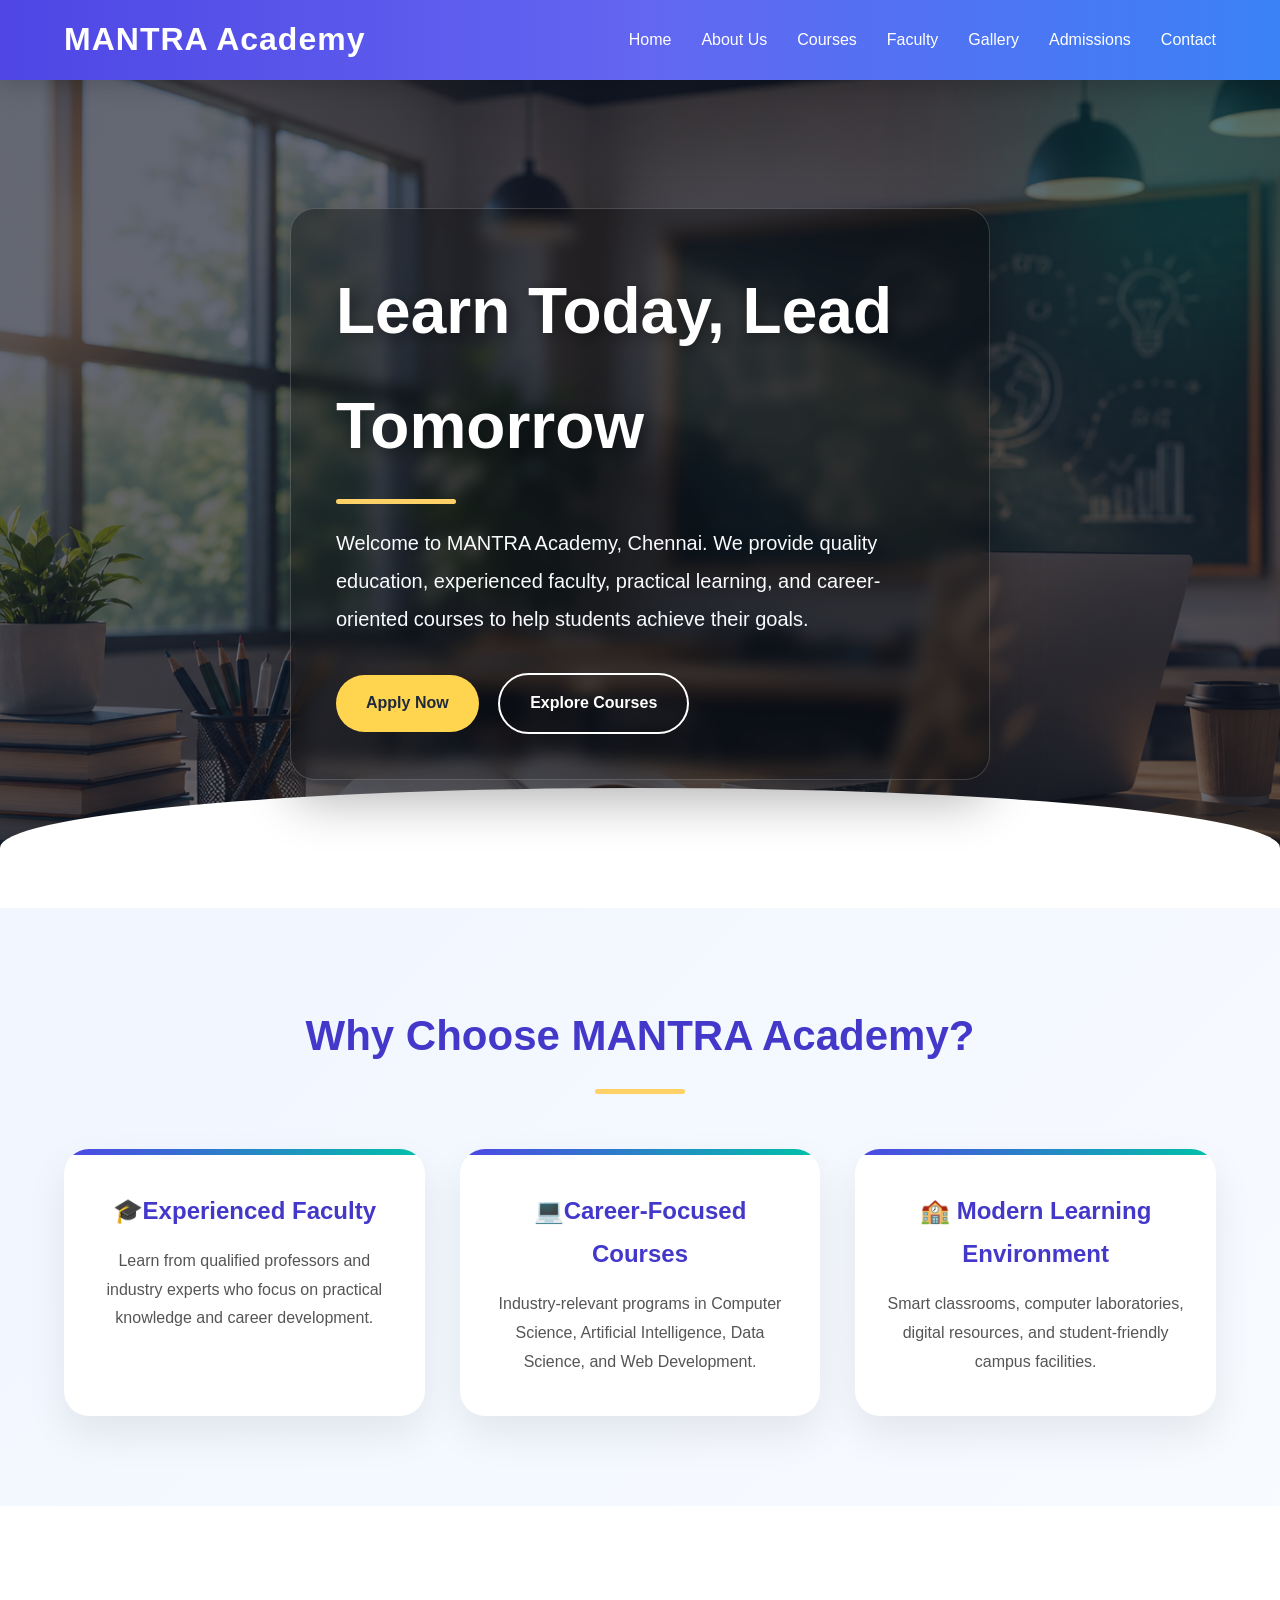
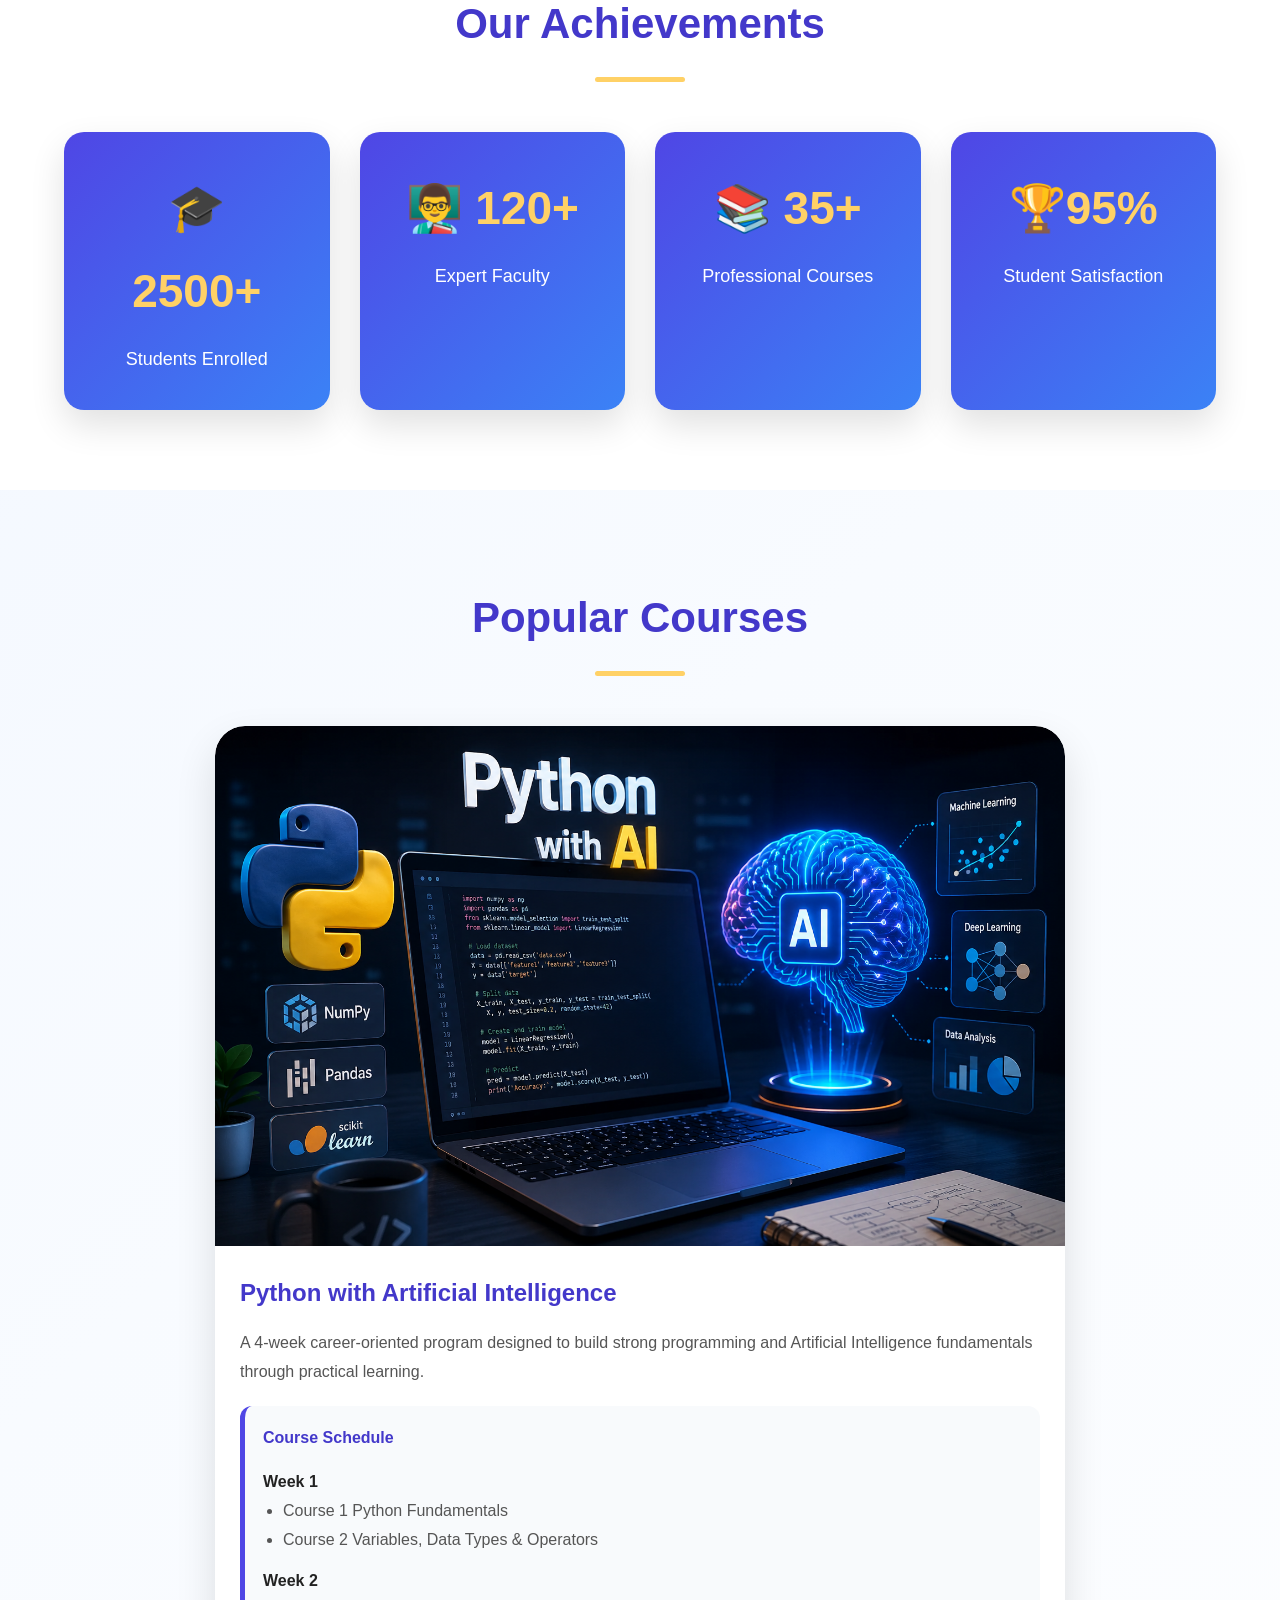
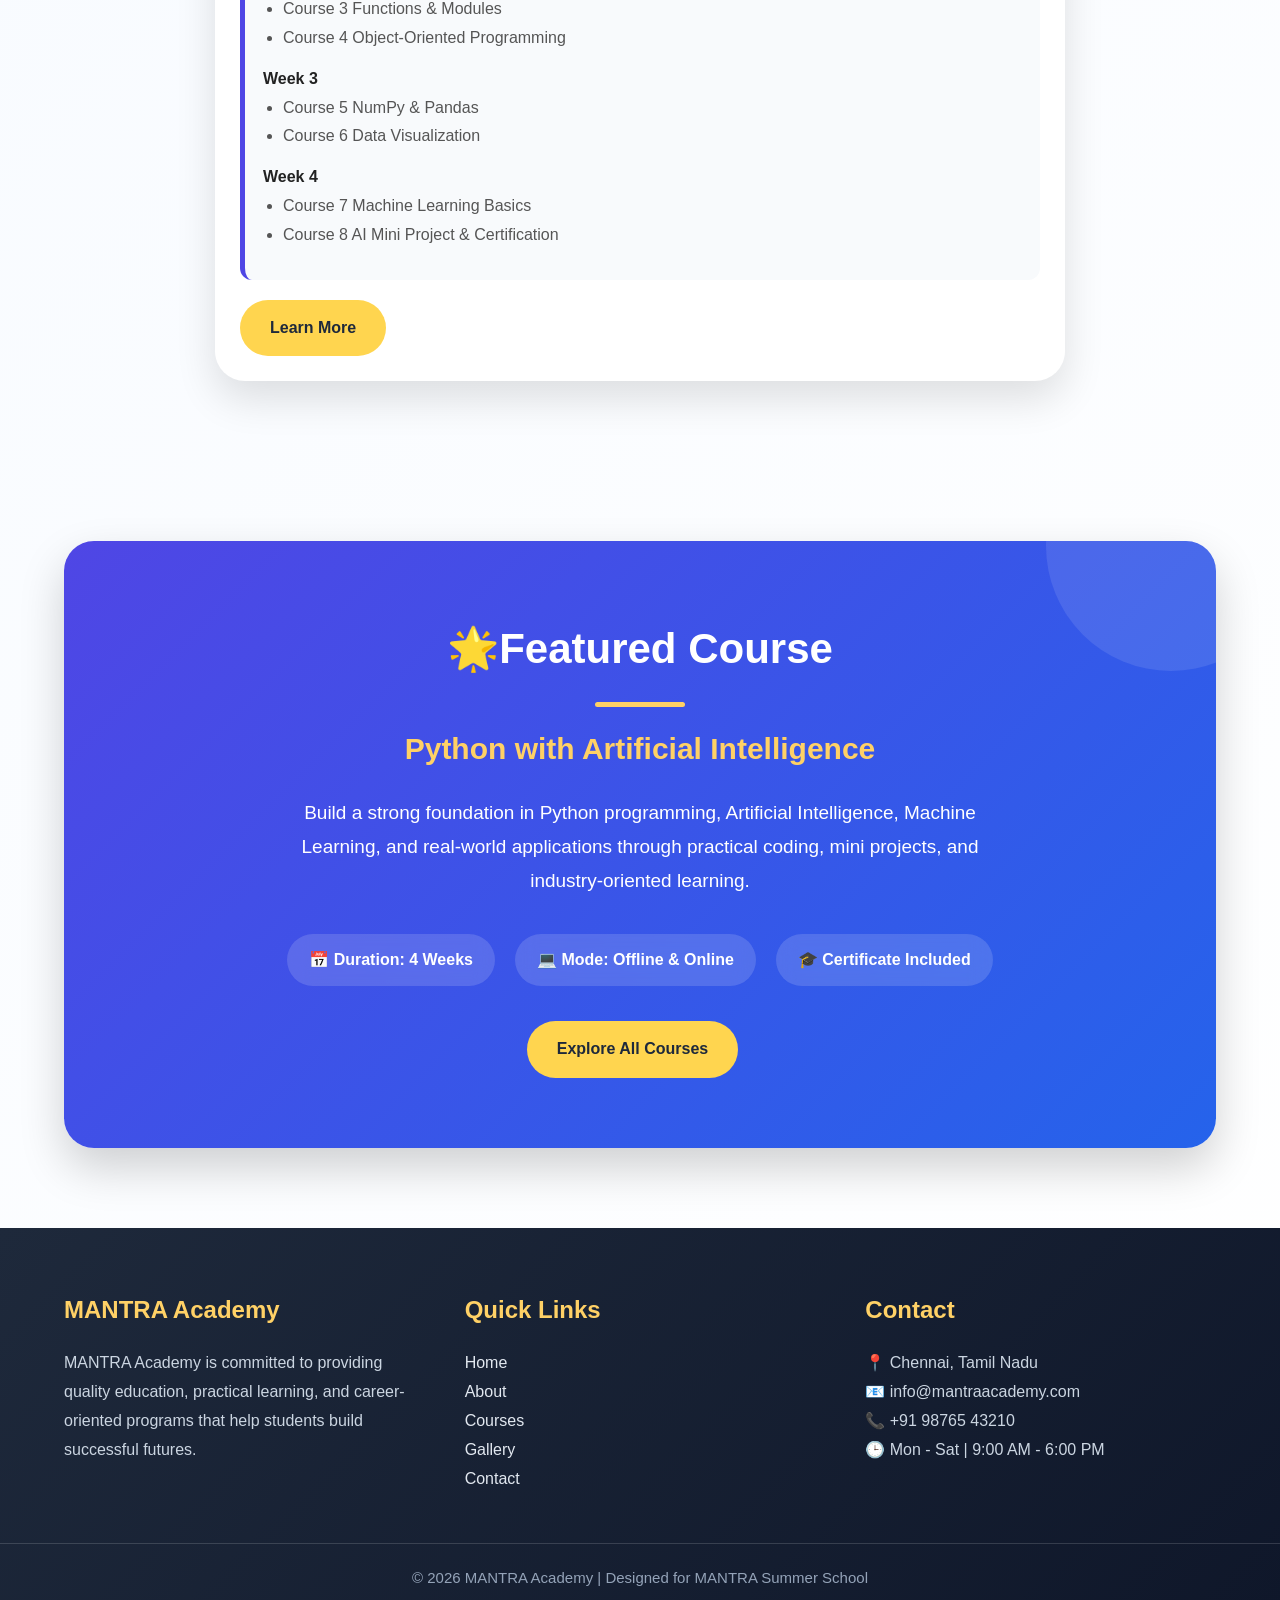
<file: Mantra Academy Chennai Website/MANTRA_2026_educational_Website/index.html>
<!DOCTYPE html>
<html lang="en">
<head>
  <meta charset="UTF-8">
  <meta name="viewport" content="width=device-width, initial-scale=1.0">
  <title>MANTRA Academy Chennai | Learn, Grow & Build Your Future </title>
  <meta name="description" content="MANTRA Academy Chennai offers quality education, professional courses, experienced faculty, modern classrooms, and career-focused learning for students.">
  <meta name="author" content="MANTRA Academy">
  <link rel="canonical" href="https://gleaming-selkie-22a687.netlify.app/">
  <link rel="icon" type="image/png" href="images/favicon.png">
  <link rel="stylesheet" href="style.css">
</head>
<body>

<header class="site-header">
  <div class="container header-inner">
    <a class="logo" href="index.html">MANTRA Academy</a>
    <button class="menu-btn" id="menuBtn" aria-label="Open navigation">☰</button>
    <nav class="nav-links" id="navLinks">
      <a href="index.html">Home</a>
      <a href="about.html">About Us</a>
      <a href="courses.html">Courses</a>
      <a href="faculty.html">Faculty</a>
      <a href="gallery.html">Gallery</a>
      <a href="admission.html">Admissions</a>
      <a href="contact.html">Contact</a>
    </nav>
  </div>
</header>

<main>

<section class="hero">
  <div class="container hero-content">
    <h1>Learn Today, Lead Tomorrow</h1>
    <p>Welcome to MANTRA Academy, Chennai. We provide quality education,
      experienced faculty, practical learning, and career-oriented courses
      to help students achieve their goals.</p>
    <a class="btn" href="admission.html">Apply Now</a>
    <a class="btn btn-outline" href="courses.html">Explore Courses</a>
  </div>
</section>
<section class="container section">
  <h2>Why Choose MANTRA Academy?</h2>
  <div class="cards">
    <article class="card">
      <h3>🎓Experienced Faculty</h3>
      <p> Learn from qualified professors and industry experts who focus on practical knowledge and career development.</p>
    </article>
    <article class="card">
      <h3>💻Career-Focused Courses</h3>
      <p>Industry-relevant programs in Computer Science, Artificial Intelligence, Data Science, and Web Development.</p>
    </article>
    <article class="card">
      <h3>🏫 Modern Learning Environment</h3>
      <p> Smart classrooms, computer laboratories, digital resources, and student-friendly campus facilities.</p>
    </article>
  </div>
</section>
<section class="statistics">
  <div class="container">
    <h2>Our Achievements</h2>
    <div class="stats-grid">
      <div class="stat-card">
        <h3>🎓 2500+</h3>
        <p>Students Enrolled</p>
      </div>
      <div class="stat-card">
        <h3>👨‍🏫 120+</h3>
        <p>Expert Faculty</p>
      </div>
      <div class="stat-card">
        <h3>📚 35+</h3>
        <p>Professional Courses</p>
      </div>
      <div class="stat-card">
        <h3>🏆95%</h3>
        <p>Student Satisfaction</p>
      </div>
    </div>
  </div>
</section>
<section class="container section">
  <h2>Popular Courses</h2>
  <div class="course-grid">
    <div class="course-card">
      <img src="images/python-ai.png" alt="Python with Artificial Intelligence">
      <div class="course-content">
        <h3>Python with Artificial Intelligence</h3>
        <p>A 4-week career-oriented program designed to build strong programming
          and Artificial Intelligence fundamentals through practical learning.
        </p>
        <div class="course-plan">
          <h4>Course Schedule</h4>
          <p><strong>Week 1</strong></p>
          <ul>
            <li>Course 1 Python Fundamentals</li>
            <li>Course 2 Variables, Data Types & Operators</li>
          </ul>
          <p><strong>Week 2</strong></p>
          <ul>
            <li>Course 3 Functions & Modules</li>
            <li>Course 4 Object-Oriented Programming</li>
          </ul>
          <p><strong>Week 3</strong></p>
          <ul>
            <li>Course 5 NumPy & Pandas</li>
            <li>Course 6 Data Visualization</li>
          </ul>
          <p><strong>Week 4</strong></p>
          <ul>
            <li>Course 7 Machine Learning Basics</li>
            <li>Course 8 AI Mini Project & Certification</li>
          </ul>
        </div>
        <a href="courses.html" class="btn small-btn">
          Learn More
        </a>
      </div>
    </div>
  </div>
  </section>
<section class="container section highlight">
  <h2>🌟Featured Course</h2>
  <h3>Python with Artificial Intelligence</h3>
  <p> Build a strong foundation in Python programming, Artificial Intelligence,
      Machine Learning, and real-world applications through practical coding,
      mini projects, and industry-oriented learning.</p>
      <div class="course-info">
        <span>📅 Duration: 4 Weeks</span>
        <span>💻 Mode: Offline & Online</span>
        <span>🎓 Certificate Included</span>

    </div>
  <a class="btn" href="courses.html">Explore All Courses</a>
</section>

</main>

<footer class="site-footer">
  <div class="container footer-grid">
    <div>
      <h3>MANTRA Academy</h3>
      <p>MANTRA Academy is committed to providing quality education,
        practical learning, and career-oriented programs that help
        students build successful futures.</p>
    </div>
    <div>
      <h3>Quick Links</h3>
      <p><a href="index.html">Home</a></p>
      <p><a href="about.html">About</a></p>
      <p><a href="courses.html">Courses</a></p>
      <p><a href="gallery.html">Gallery</a></p>
      <p><a href="contact.html">Contact</a></p>
    </div>
    <div>
    <h3>Contact</h3>
    <p>📍 Chennai, Tamil Nadu</p>
    <p>📧 info@mantraacademy.com</p>
    <p>📞 +91 98765 43210</p>
    <p>🕒 Mon - Sat | 9:00 AM - 6:00 PM</p>
  </div>
</div>
<p class="copyright">
© 2026 MANTRA Academy | Designed for MANTRA Summer School
</p>
</footer>
<script src="script.js"></script>
</body>
</html>
</file>
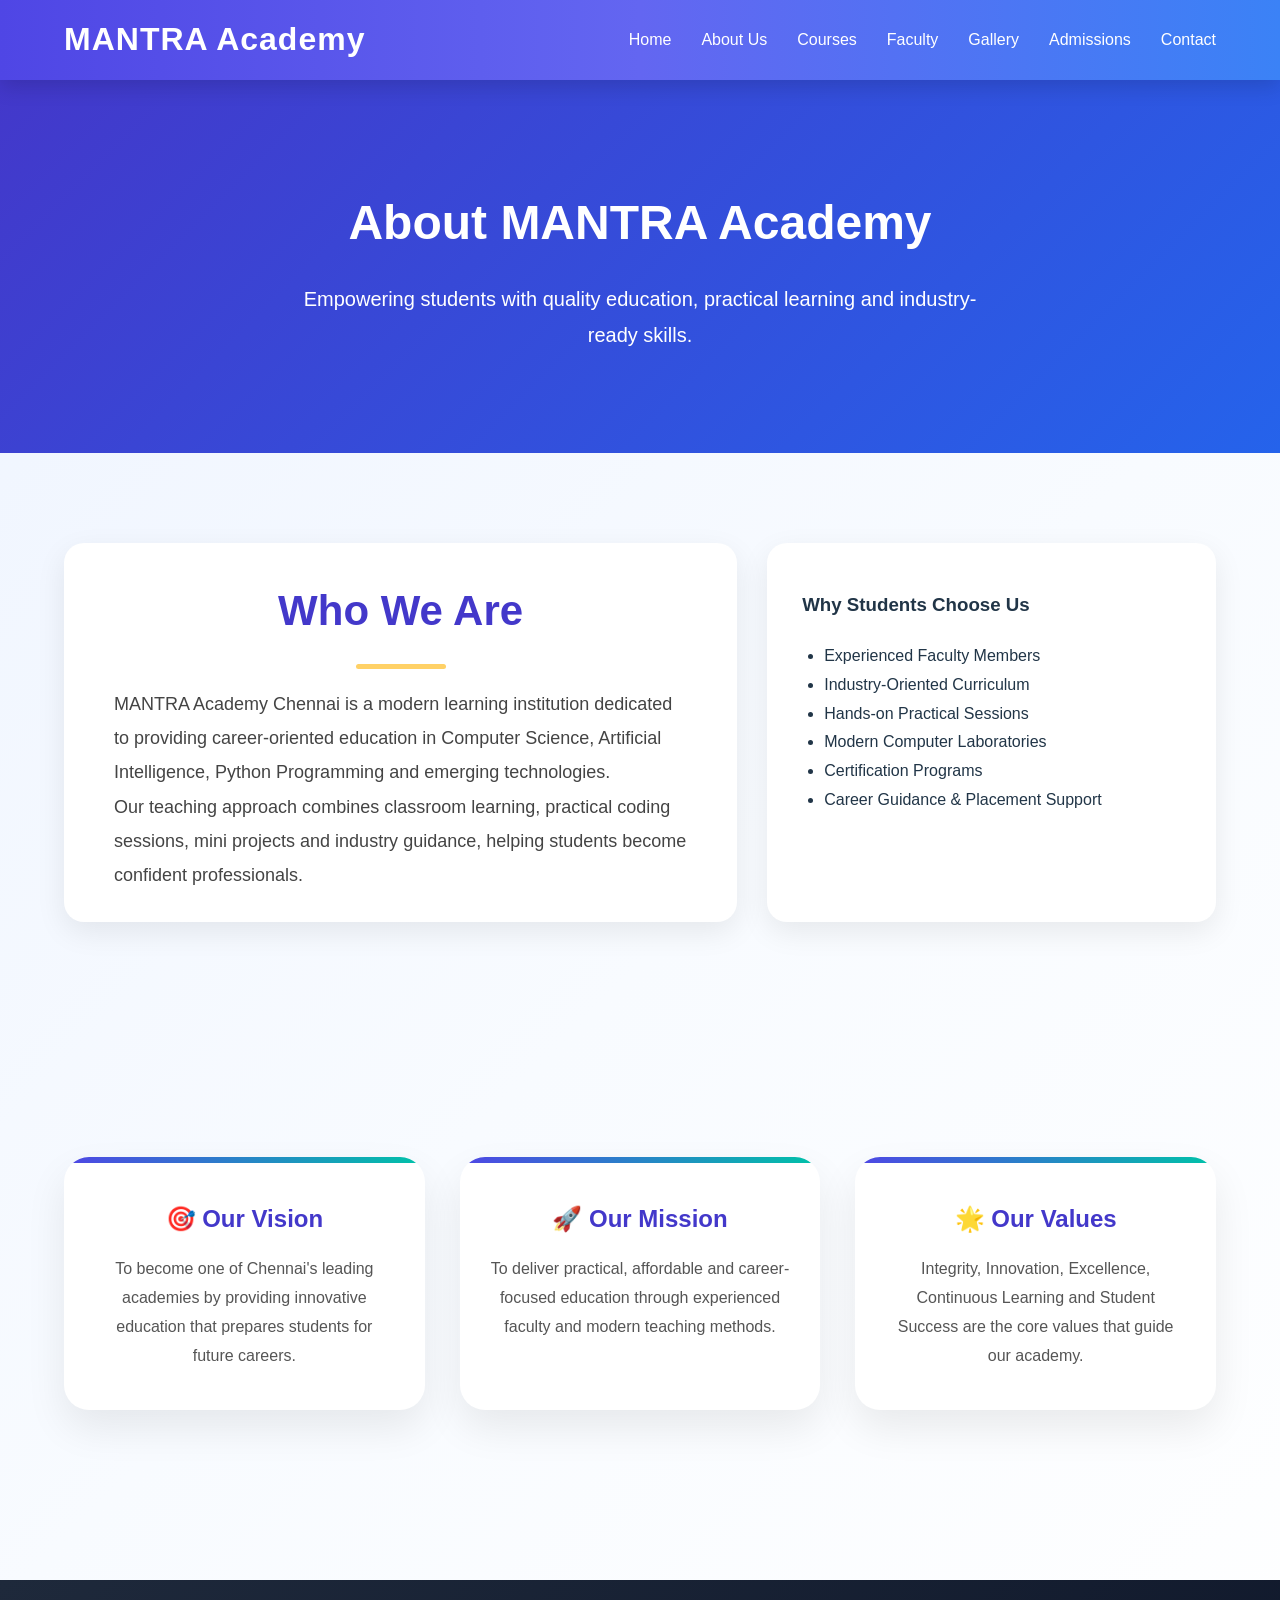
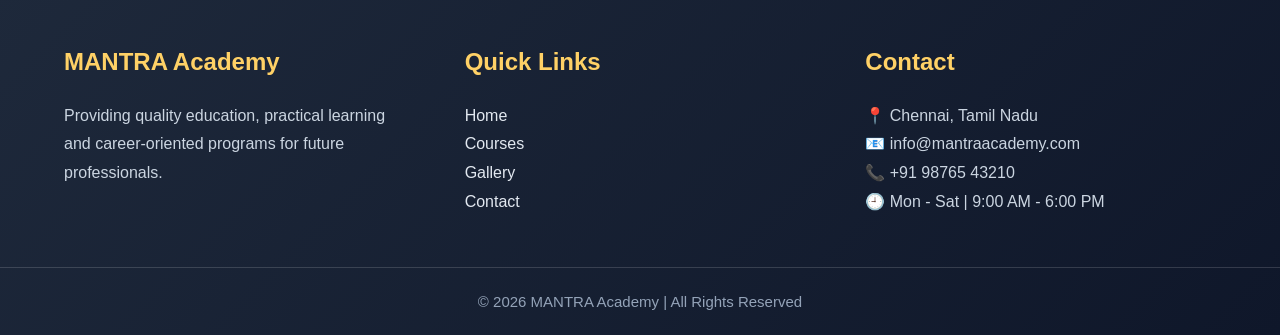
<file: Mantra Academy Chennai Website/MANTRA_2026_educational_Website/about.html>
<!DOCTYPE html>
<html lang="en">
<head>
<meta charset="UTF-8">
<meta name="viewport" content="width=device-width, initial-scale=1.0">
<title>About MANTRA Academy Chennai | Excellence in Education</title>
<meta name="description" content="Learn about MANTRA Academy Chennai, our vision, mission, experienced faculty, and commitment to quality education and career-focused learning.">
<meta name="keywords" content="MANTRA Academy, Chennai Academy, Python with AI, Computer Courses, Education">
<meta name="author" content="MANTRA Academy">
<link rel="canonical" href="https://gleaming-selkie-22a687.netlify.app/about.html">
<link rel="icon" type="image/png" href="images/favicon.png">
<link rel="stylesheet" href="style.css">
</head>
<body>
  <header class="site-header">
    <div class="container header-inner">
      <a class="logo" href="index.html">MANTRA Academy</a>
      <button class="menu-btn" id="menuBtn" aria-label="Open Navigation">☰</button>
      <nav class="nav-links" id="navLinks">
        <a href="index.html">Home</a>
        <a href="about.html">About Us</a>
        <a href="courses.html">Courses</a>
        <a href="faculty.html">Faculty</a>
        <a href="gallery.html">Gallery</a>
        <a href="admission.html">Admissions</a>
        <a href="contact.html">Contact</a>
      </nav>
    </div>
  </header>
  <main>
    <section class="page-banner">
      <div class="container">
        <h1>About MANTRA Academy</h1>
        <p>Empowering students with quality education,
          practical learning and industry-ready skills.
        </p>
      </div>
    </section>
    <section class="container section two-column">
      <div class="about-box">
        <h2>Who We Are</h2>
        <p>MANTRA Academy Chennai is a modern learning institution dedicated to providing
          career-oriented education in Computer Science, Artificial Intelligence,
          Python Programming and emerging technologies.
        </p>
        <p>
          Our teaching approach combines classroom learning,
          practical coding sessions, mini projects and industry guidance,
          helping students become confident professionals.
        </p>
      </div>
      <div class="info-box">
        <h3>Why Students Choose Us</h3>
        <ul>
          <li>Experienced Faculty Members</li>
          <li>Industry-Oriented Curriculum</li>
          <li>Hands-on Practical Sessions</li>
          <li>Modern Computer Laboratories</li>
          <li>Certification Programs</li>
          <li>Career Guidance & Placement Support</li>
        </ul>
      </div>
    </section>
    <section class="container section cards">
      <article class="card">
        <h3>🎯 Our Vision</h3>
        <p>To become one of Chennai's leading academies by providing innovative education
          that prepares students for future careers.
        </p>
      </article>
      <article class="card">
        <h3>🚀 Our Mission</h3>
        <p>To deliver practical, affordable and career-focused education through experienced
          faculty and modern teaching methods.
        </p>
      </article>
      <article class="card">
        <h3>🌟 Our Values</h3>
        <p>Integrity, Innovation, Excellence, Continuous Learning and Student Success
          are the core values that guide our academy.
        </p>
      </article>
    </section>
  </main>
  <footer class="site-footer">
    <div class="container footer-grid">
      <div>
        <h3>MANTRA Academy</h3>
        <p>Providing quality education, practical learning and
          career-oriented programs for future professionals.
        </p>
      </div>
      <div>
        <h3>Quick Links</h3>
        <p><a href="index.html">Home</a></p>
        <p><a href="courses.html">Courses</a></p>
        <p><a href="gallery.html">Gallery</a></p>
        <p><a href="contact.html">Contact</a></p>
      </div>
      <div>
        <h3>Contact</h3>
        <p>📍 Chennai, Tamil Nadu</p>
        <p>📧 info@mantraacademy.com</p>
        <p>📞 +91 98765 43210</p>
        <p>🕘 Mon - Sat | 9:00 AM - 6:00 PM</p>
      </div>
    </div>
    <p class="copyright">
      © 2026 MANTRA Academy | All Rights Reserved
    </p>
  </footer>
  <script src="script.js"></script>
</body>
</html>
</file>
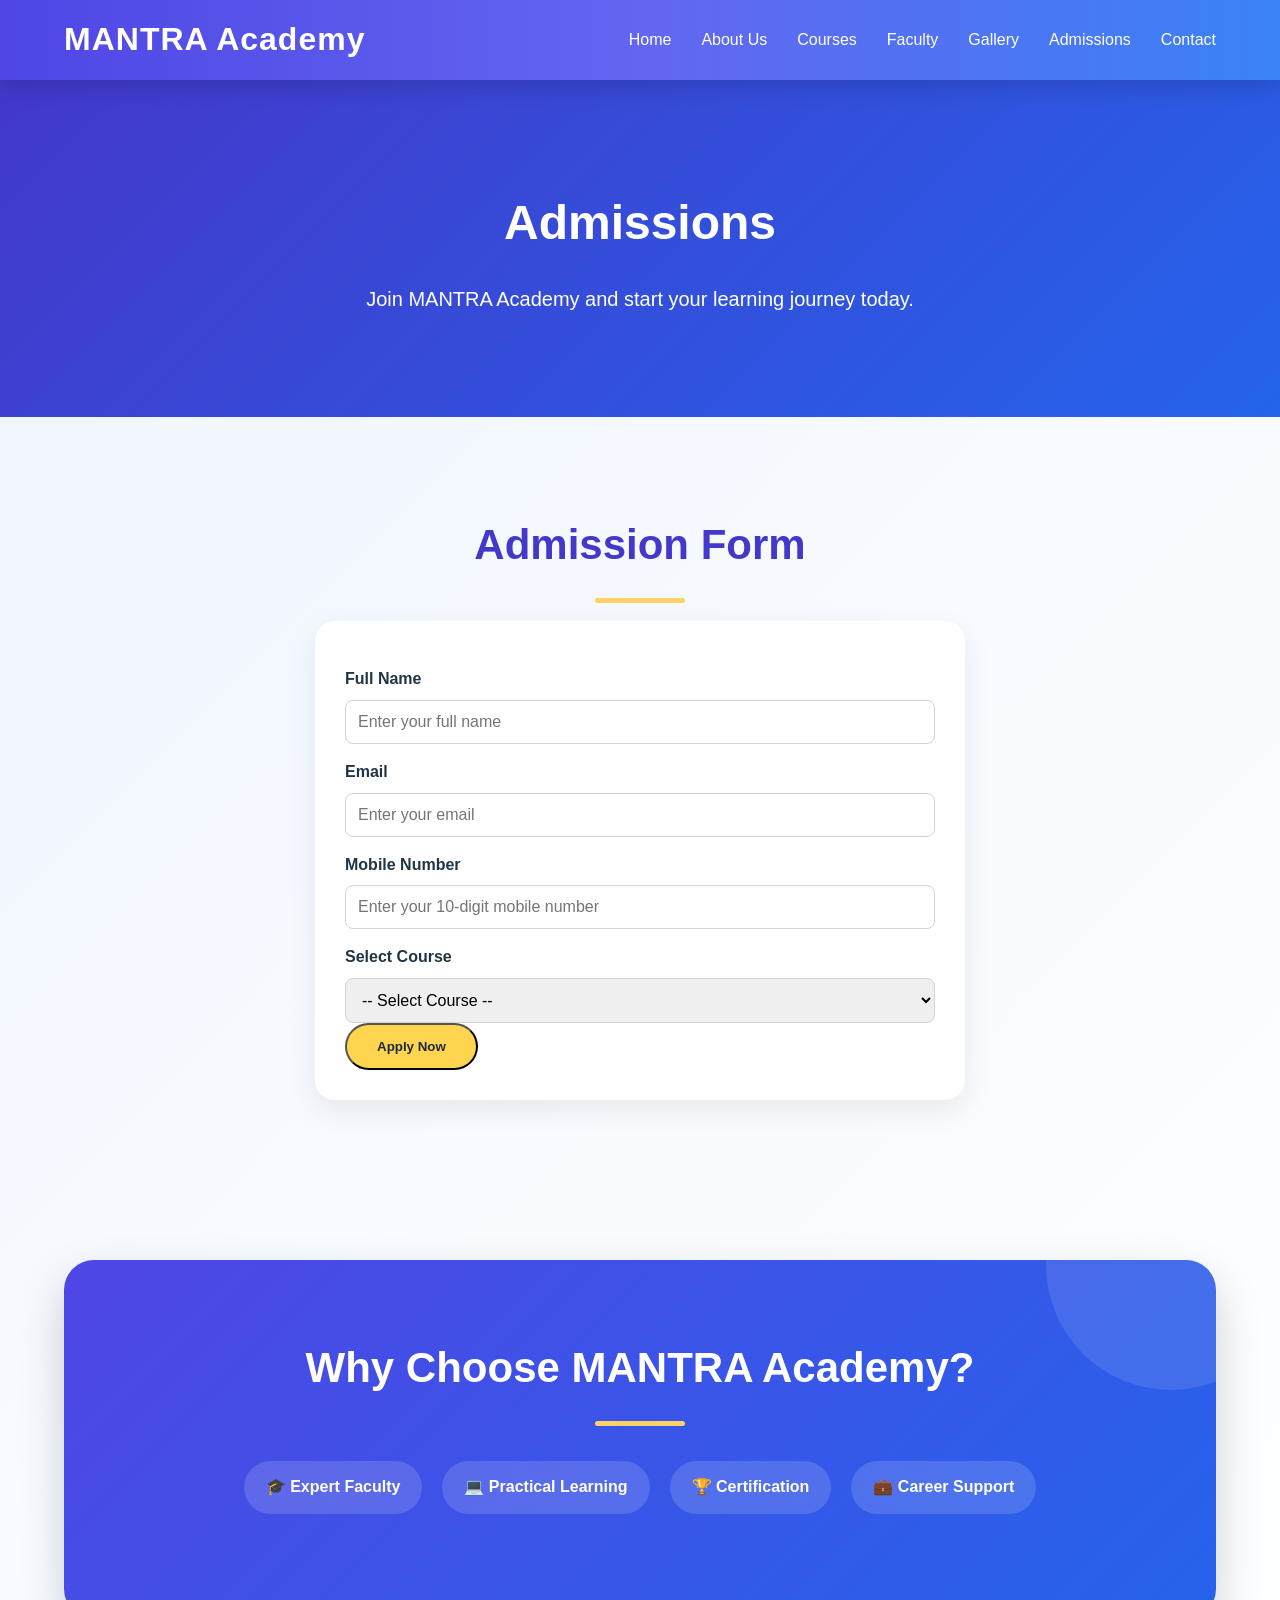
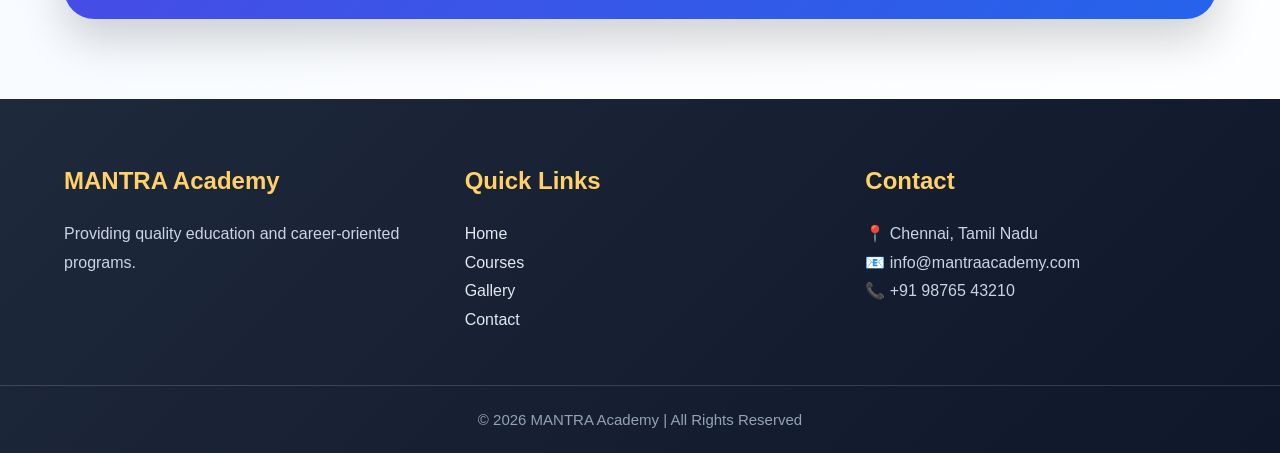
<file: Mantra Academy Chennai Website/MANTRA_2026_educational_Website/admission.html>
<!DOCTYPE html>
<html lang="en">
<head>
<meta charset="UTF-8">
<meta name="viewport" content="width=device-width, initial-scale=1.0">
<title>Admissions | MANTRA Academy Chennai</title>
<meta name="description" content="Apply for admission to MANTRA Academy Chennai.">
<link rel="canonical" href="https://gleaming-selkie-22a687.netlify.app/admission.html">
<link rel="icon" type="image/png" href="images/favicon.png">
<link rel="stylesheet" href="style.css">
</head>
<body>
  <header class="site-header">
    <div class="container header-inner">
      <a class="logo" href="index.html">MANTRA Academy</a>
      <button class="menu-btn" id="menuBtn">☰</button>
      <nav class="nav-links" id="navLinks">
        <a href="index.html">Home</a>
        <a href="about.html">About Us</a>
        <a href="courses.html">Courses</a>
        <a href="faculty.html">Faculty</a>
        <a href="gallery.html">Gallery</a>
        <a href="admission.html">Admissions</a>
        <a href="contact.html">Contact</a>
      </nav>
    </div>
  </header>
  <main>
    <section class="page-banner">
      <div class="container">
        <h1>Admissions</h1>
        <p>Join MANTRA Academy and start your learning journey today.</p>
      </div>
    </section>
    <section class="container section form-section">
      <h2>Admission Form</h2>
      <form id="bookingForm">
        <label for="name">Full Name</label>
        <input type="text" id="name" placeholder="Enter your full name" 
        required
        >
        <label for="email">Email</label>
        <input type="email" id="email" placeholder="Enter your email"
        required
        >
        <label for="phone">Mobile Number</label>
        <input type="tel" id="phone" placeholder="Enter your 10-digit mobile number" maxlength="10"
        required
        >
        <label for="destination">Select Course</label>
        <select id="destination" required>
          <option value="">-- Select Course --</option>
          <option>Python with Artificial Intelligence</option>
          <option>Data Science</option>
          <option>Web Development</option>
          <option>Machine Learning</option>
        </select>
        <button class="btn" type="submit">
        Apply Now
      </button>
      <p id="formMessage" class="result"></p>
    </form>
  </section>
  <section class="container section highlight">
      <h2>Why Choose MANTRA Academy?</h2>
      <div class="course-info">
        <span>🎓 Expert Faculty</span>
        <span>💻 Practical Learning</span>
        <span>🏆 Certification</span>
        <span>💼 Career Support</span>
      </div>
    </section>
  </main>
  <footer class="site-footer">
    <div class="container footer-grid">
      <div>
        <h3>MANTRA Academy</h3>
        <p>Providing quality education and career-oriented programs.</p>
      </div>
      <div>
        <h3>Quick Links</h3>
        <p><a href="index.html">Home</a></p>
        <p><a href="courses.html">Courses</a></p>
        <p><a href="gallery.html">Gallery</a></p>
        <p><a href="contact.html">Contact</a></p>
      </div>
      <div>
        <h3>Contact</h3>
        <p>📍 Chennai, Tamil Nadu</p>
        <p>📧 info@mantraacademy.com</p>
        <p>📞 +91 98765 43210</p>
      </div>
    </div>
    <p class="copyright">
      © 2026 MANTRA Academy | All Rights Reserved
    </p>
  </footer>
  <script src="script.js"></script>
</body>
</html>
</file>
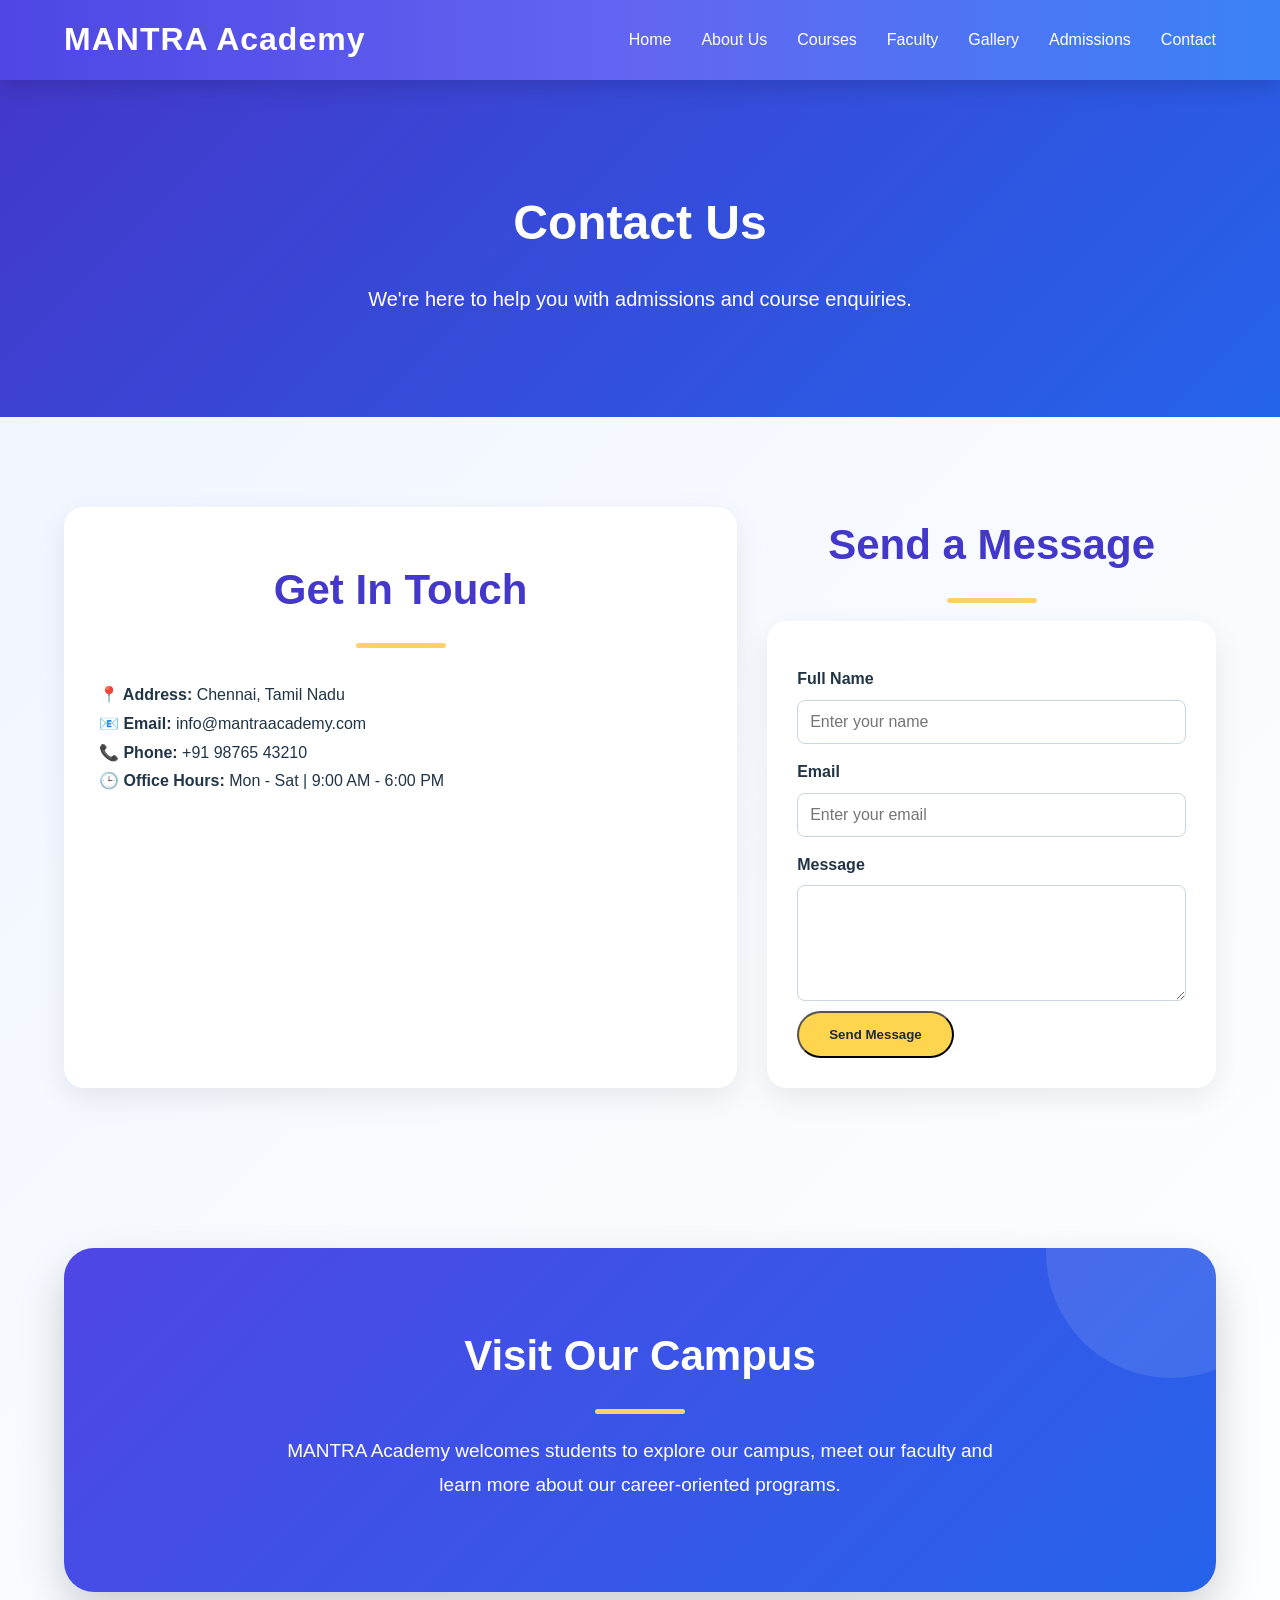
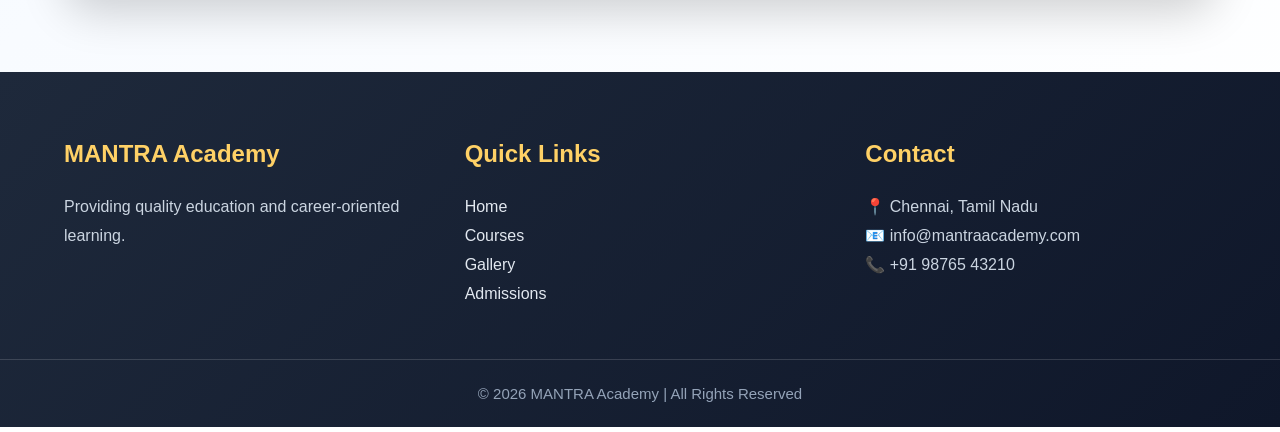
<file: Mantra Academy Chennai Website/MANTRA_2026_educational_Website/contact.html>
<!DOCTYPE html>
<html lang="en">
<head>
<meta charset="UTF-8">
<meta name="viewport" content="width=device-width, initial-scale=1.0">
<title>Contact | MANTRA Academy Chennai</title>
<meta name="description" content="Contact MANTRA Academy Chennai for admissions and course enquiries.">
<link rel="canonical" href="https://gleaming-selkie-22a687.netlify.app/contact.html">
<link rel="icon" type="image/png" href="images/favicon.png">
<link rel="stylesheet" href="style.css">
</head>
<body>
  <header class="site-header">
    <div class="container header-inner">
      <a class="logo" href="index.html">MANTRA Academy</a>
      <button class="menu-btn" id="menuBtn">☰</button>
      <nav class="nav-links" id="navLinks">
        <a href="index.html">Home</a>
        <a href="about.html">About Us</a>
        <a href="courses.html">Courses</a>
        <a href="faculty.html">Faculty</a>
        <a href="gallery.html">Gallery</a>
        <a href="admission.html">Admissions</a>
        <a href="contact.html">Contact</a>
      </nav>
    </div>
  </header>
  <main>
    <section class="page-banner">
      <div class="container">
        <h1>Contact Us</h1>
        <p>We're here to help you with admissions and course enquiries.</p>
      </div>
    </section>
    <section class="container section two-column">
      <div class="info-box">
        <h2>Get In Touch</h2>
        <p><strong>📍 Address:</strong> Chennai, Tamil Nadu</p>
        <p><strong>📧 Email:</strong> info@mantraacademy.com</p>
        <p><strong>📞 Phone:</strong> +91 98765 43210</p>
        <p><strong>🕒 Office Hours:</strong> Mon - Sat | 9:00 AM - 6:00 PM</p>
      </div>
      <div class="form-section">
        <h2>Send a Message</h2>
        <form id="contactForm">
          <label for="contactName">Full Name</label>
          <input type="text" id="contactName" placeholder="Enter your name"
          required
          >
          <label for="contactEmail">Email</label>
          <input type="email" id="contactEmail" placeholder="Enter your email"
          required
          >
          <label for="contactMessage">Message</label>
          <textarea id="contactMessage" rows="5" placeholder="Write your message"
          required
          >
        </textarea>
          <button class="btn" type="submit">
            Send Message
          </button>
        </form>
      </div>
    </section>
    <section class="container section highlight">
      <h2>Visit Our Campus</h2>
      <p>MANTRA Academy welcomes students to explore our campus,
meet our faculty and learn more about our career-oriented programs.</p>
</section>
</main>
<footer class="site-footer">
  <div class="container footer-grid">
    <div>
      <h3>MANTRA Academy</h3>
      <p>Providing quality education and career-oriented learning.</p>
    </div>
    <div>
      <h3>Quick Links</h3>
      <p><a href="index.html">Home</a></p>
      <p><a href="courses.html">Courses</a></p>
      <p><a href="gallery.html">Gallery</a></p>
      <p><a href="admission.html">Admissions</a></p>
    </div>
    <div>
      <h3>Contact</h3>
      <p>📍 Chennai, Tamil Nadu</p>
      <p>📧 info@mantraacademy.com</p>
      <p>📞 +91 98765 43210</p>
    </div>
  </div>
  <p class="copyright">
    © 2026 MANTRA Academy | All Rights Reserved
  </p>
</footer>
<script src="script.js"></script>
</body>
</html>
</file>
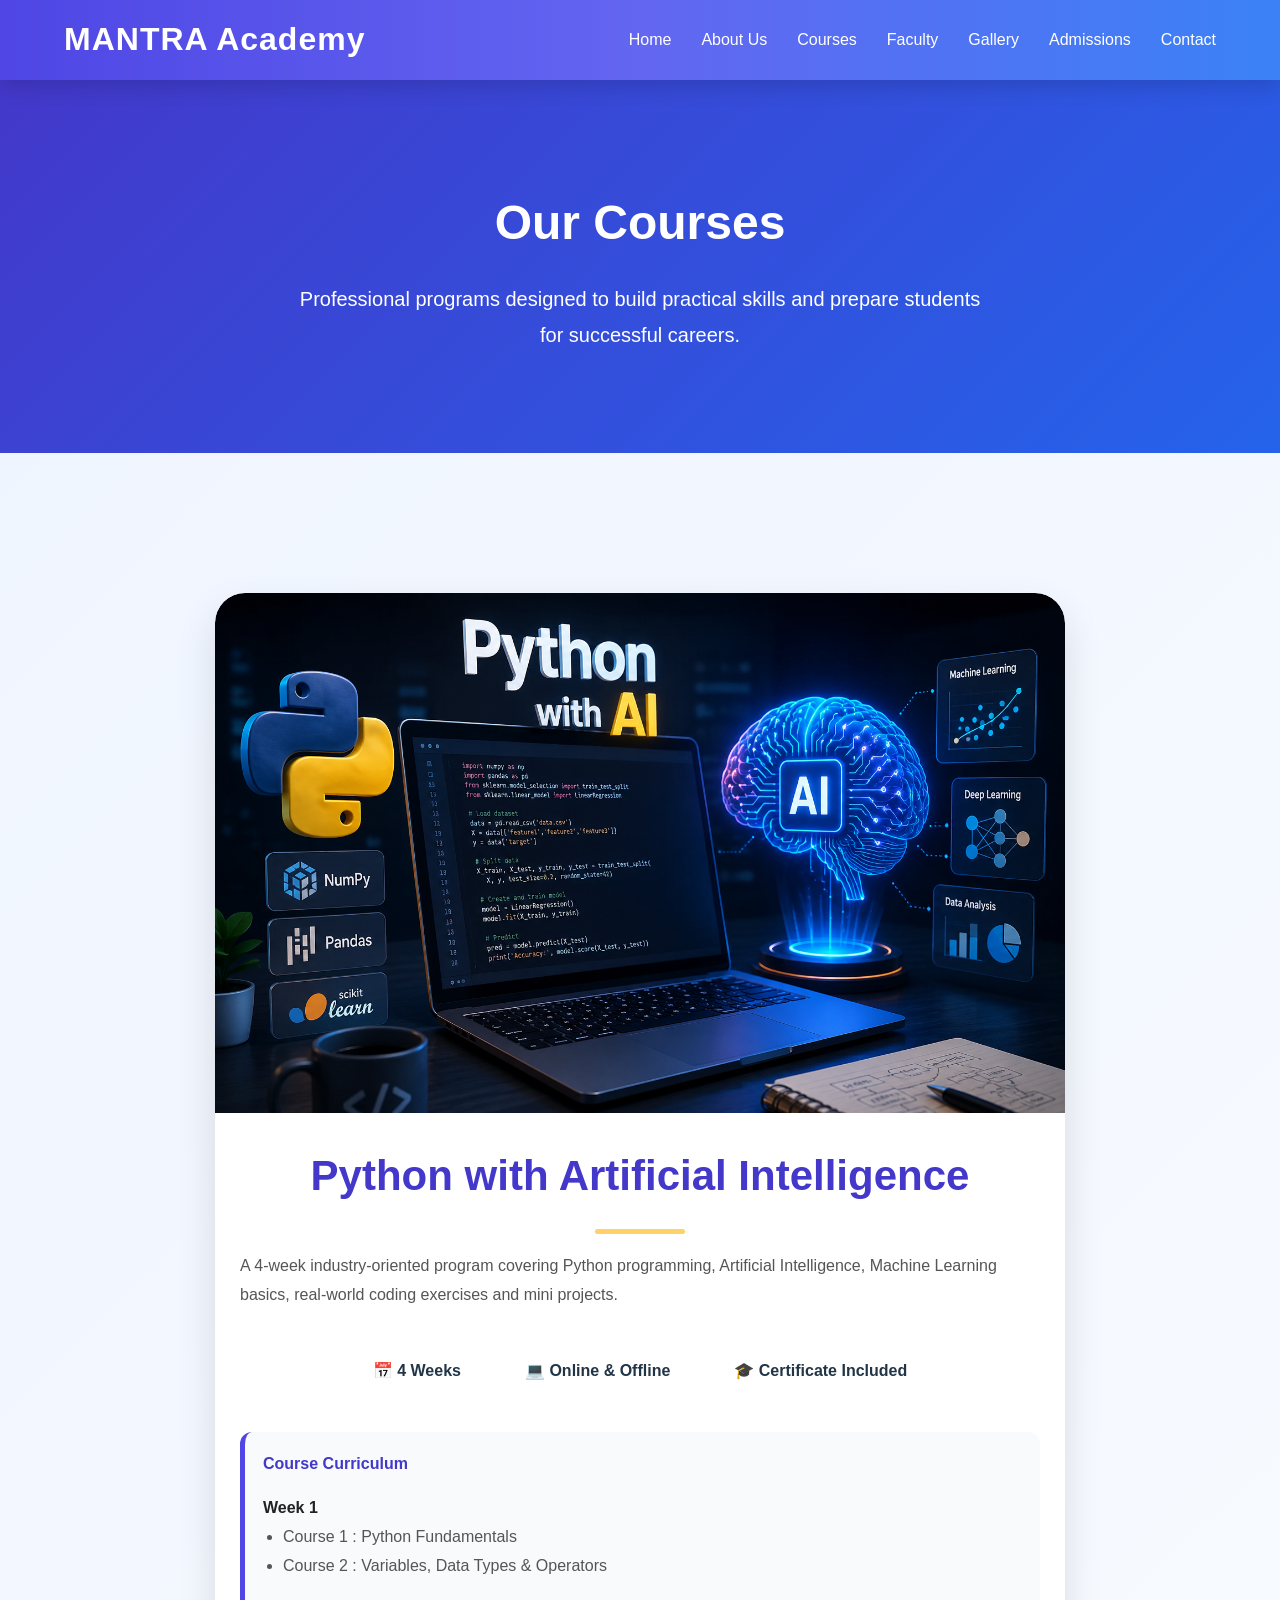
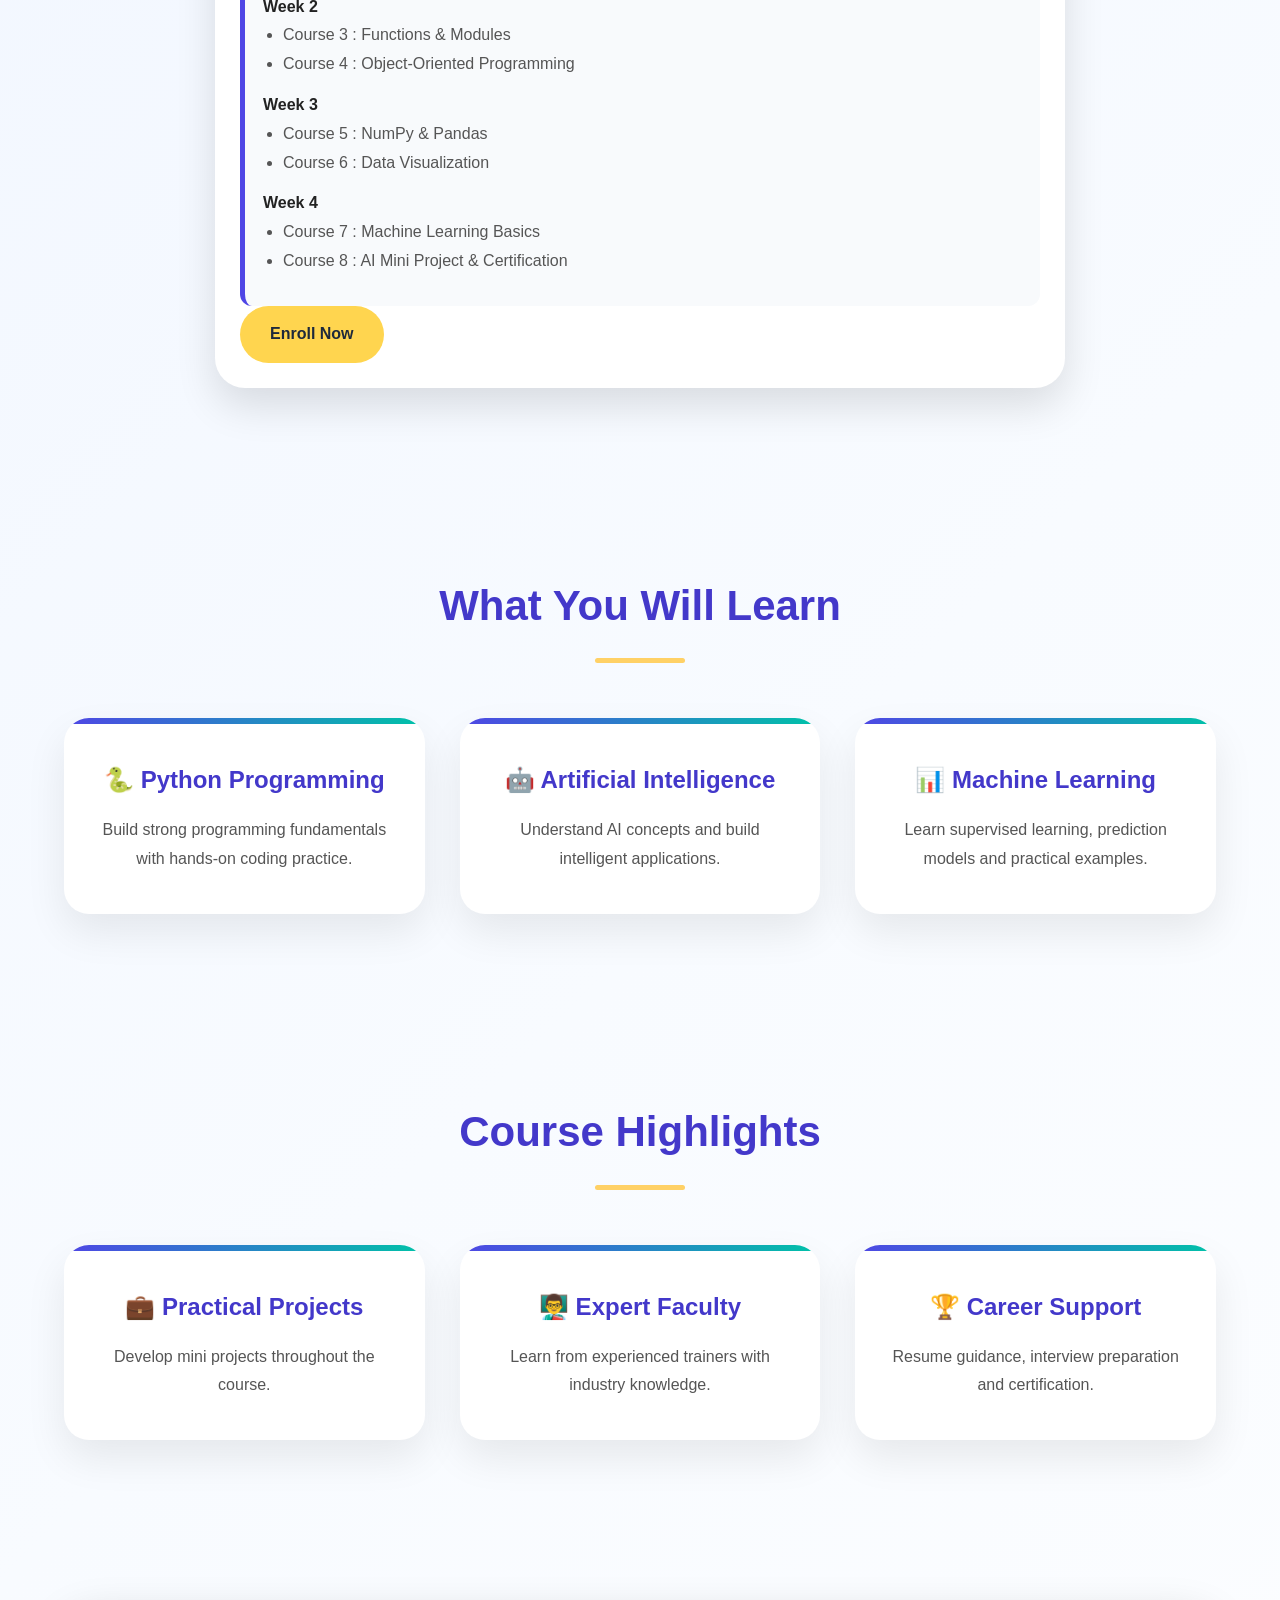
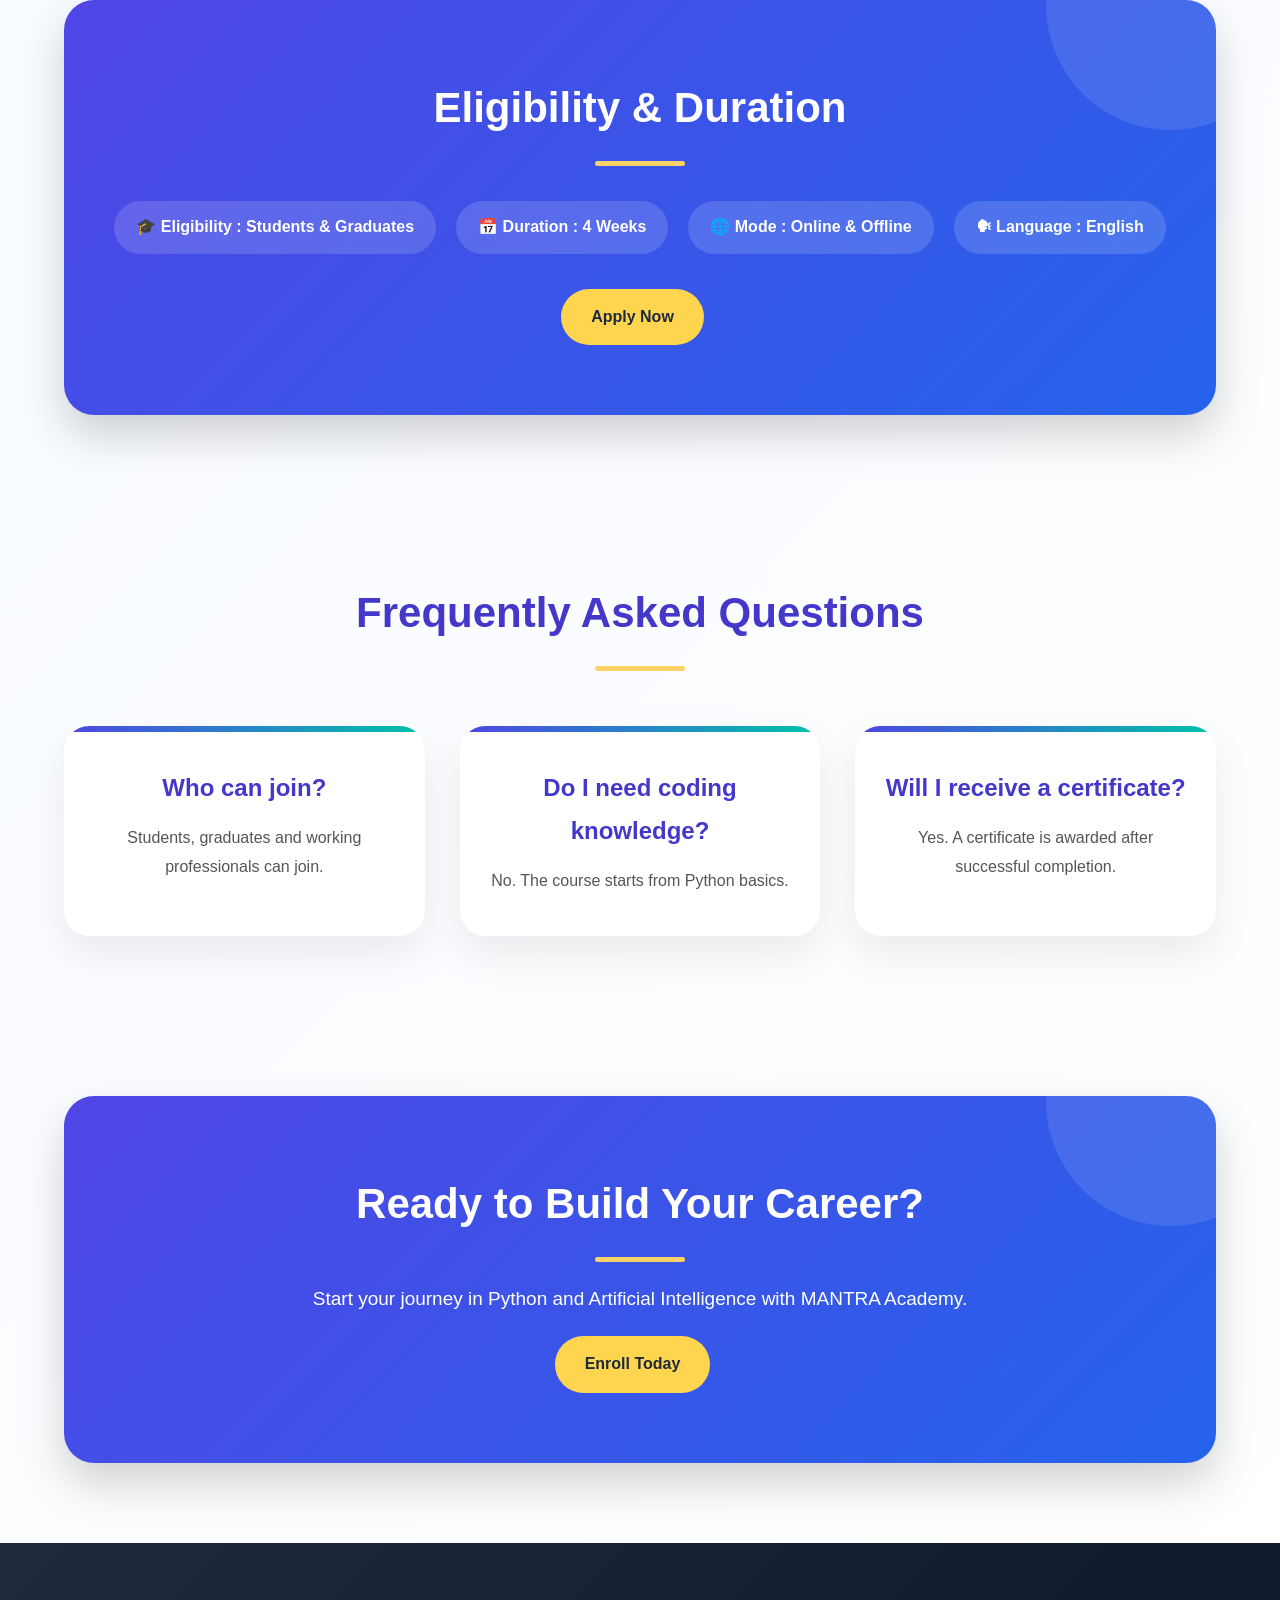
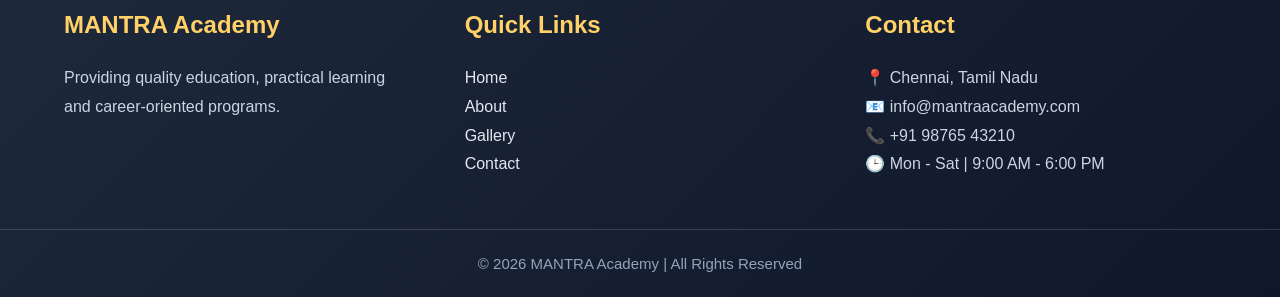
<file: Mantra Academy Chennai Website/MANTRA_2026_educational_Website/courses.html>
<!DOCTYPE html>
<html lang="en">
<head>
<meta charset="UTF-8">
<meta name="viewport" content="width=device-width, initial-scale=1.0">
<title>Courses | MANTRA Academy Chennai</title>
<meta name="description" content="Explore professional courses offered by MANTRA Academy Chennai.">
<meta name="author" content="MANTRA Academy">
<link rel="canonical" href="https://gleaming-selkie-22a687.netlify.app/courses.html">
<link rel="icon" type="image/png" href="images/favicon.png">
<link rel="stylesheet" href="style.css">
</head>
<body>
  <header class="site-header">
    <div class="container header-inner">
      <a class="logo" href="index.html">MANTRA Academy</a>
      <button class="menu-btn" id="menuBtn">☰</button>
      <nav class="nav-links" id="navLinks">
        <a href="index.html">Home</a>
        <a href="about.html">About Us</a>
        <a href="courses.html">Courses</a>
        <a href="faculty.html">Faculty</a>
        <a href="gallery.html">Gallery</a>
        <a href="admission.html">Admissions</a>
        <a href="contact.html">Contact</a>
      </nav>
    </div>
  </header>
  <main>
    <section class="page-banner">
      <div class="container">
        <h1>Our Courses</h1>
        <p>Professional programs designed to build practical skills and prepare students for successful careers.
      </p>
    </div>
  </section>
  <section class="container section">
    <div class="course-grid">
      <div class="course-card">
        <img src="images/python-ai.png" alt="Python with Artificial Intelligence">
        <div class="course-content">
          <h2>Python with Artificial Intelligence</h2>
          <p>A 4-week industry-oriented program covering Python programming,
            Artificial Intelligence, Machine Learning basics,
            real-world coding exercises and mini projects.
          </p>
          <div class="course-info">
            <span>📅 4 Weeks</span>
            <span>💻 Online & Offline</span>
            <span>🎓 Certificate Included</span>
          </div>
          <div class="course-plan">
            <h4>Course Curriculum</h4>
            <p><strong>Week 1</strong></p>
            <ul>
              <li>Course 1 : Python Fundamentals</li>
              <li>Course 2 : Variables, Data Types & Operators</li>
            </ul>
            <p><strong>Week 2</strong></p>
            <ul>
              <li>Course 3 : Functions & Modules</li>
              <li>Course 4 : Object-Oriented Programming</li>
            </ul>
            <p><strong>Week 3</strong></p>
            <ul>
              <li>Course 5 : NumPy & Pandas</li>
              <li>Course 6 : Data Visualization</li>
            </ul>
            <p><strong>Week 4</strong></p>
            <ul>
              <li>Course 7 : Machine Learning Basics</li>
              <li>Course 8 : AI Mini Project & Certification</li>
            </ul>
          </div>
          <a href="admission.html" class="btn">
            Enroll Now
          </a>
        </div>
      </div>
    </div>
  </section>
  <section class="container section">
    <h2>What You Will Learn</h2>
    <div class="cards">
      <article class="card">
        <h3>🐍 Python Programming</h3>
        <p>Build strong programming fundamentals with hands-on coding practice.

        </p>
      </article>
      <article class="card">
        <h3>🤖 Artificial Intelligence</h3>
        <p>Understand AI concepts and build intelligent applications.</p>
      </article>
      <article class="card">
        <h3>📊 Machine Learning</h3>
        <p>Learn supervised learning, prediction models and practical examples.

        </p>
      </article>
    </div>
  </section>
  <section class="container section">
    <h2>Course Highlights</h2>
    <div class="cards">
      <article class="card">
        <h3>💼 Practical Projects</h3>
        <p>Develop mini projects throughout the course.

        </p>
      </article>
      <article class="card">
        <h3>👨‍🏫 Expert Faculty</h3>
        <p>Learn from experienced trainers with industry knowledge.

        </p>
      </article>
      <article class="card">
        <h3>🏆 Career Support</h3>
        <p>Resume guidance, interview preparation and certification.

        </p>
      </article>
    </div>
  </section>
  <section class="container section highlight">
    <h2>Eligibility & Duration</h2>
    <div class="course-info">
      <span>🎓 Eligibility : Students & Graduates</span>
      <span>📅 Duration : 4 Weeks</span>
      <span>🌐 Mode : Online & Offline</span>
      <span>🗣 Language : English</span>
    </div>
    <a href="admission.html" class="btn">
      Apply Now
    </a>
  </section>
  <section class="container section">
    <h2>Frequently Asked Questions</h2>
    <div class="cards">
      <article class="card">
        <h3>Who can join?</h3>
        <p>Students, graduates and working professionals can join.

        </p>
      </article>
      <article class="card">
        <h3>Do I need coding knowledge?</h3>
        <p>No. The course starts from Python basics.

        </p>
      </article>
      <article class="card">
        <h3>Will I receive a certificate?</h3>
        <p>Yes. A certificate is awarded after successful completion.

        </p>
      </article>
    </div>
  </section>
  <section class="container section highlight">
    <h2>Ready to Build Your Career?</h2>
    <p>Start your journey in Python and Artificial Intelligence with MANTRA Academy.

    </p>
    <a href="admission.html" class="btn">
      Enroll Today
    </a>
  </section>
</main>
<footer class="site-footer">
  <div class="container footer-grid">
    <div>
      <h3>MANTRA Academy</h3>
      <p>Providing quality education, practical learning and career-oriented programs.

      </p>
    </div>
    <div>
      <h3>Quick Links</h3>
      <p><a href="index.html">Home</a></p>
      <p><a href="about.html">About</a></p>
      <p><a href="gallery.html">Gallery</a></p>
      <p><a href="contact.html">Contact</a></p>
    </div>
    <div>
      <h3>Contact</h3>
      <p>📍 Chennai, Tamil Nadu</p>
      <p>📧 info@mantraacademy.com</p>
      <p>📞 +91 98765 43210</p>
      <p>🕒 Mon - Sat | 9:00 AM - 6:00 PM</p>
    </div>
  </div>
  <p class="copyright">
    © 2026 MANTRA Academy | All Rights Reserved
  </p>
</footer>
<script src="script.js"></script>
</body>
</html>
</file>
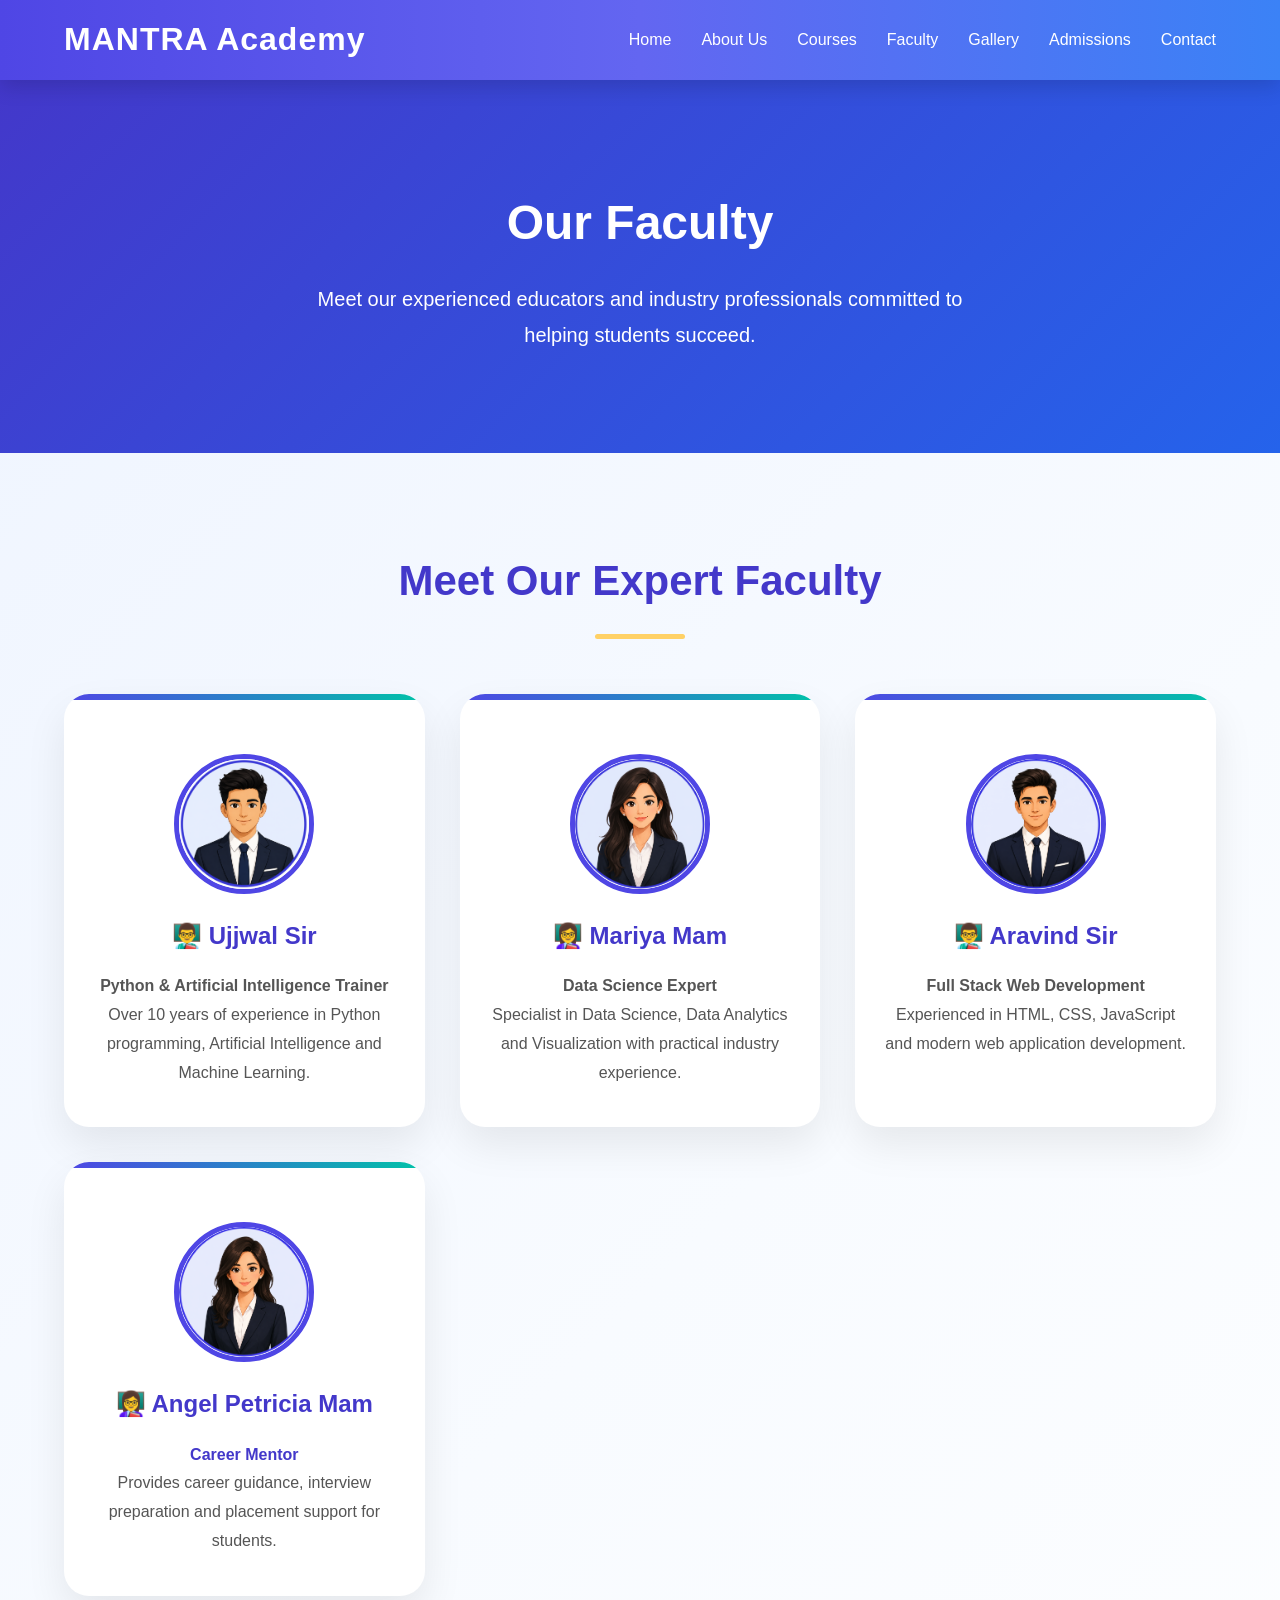
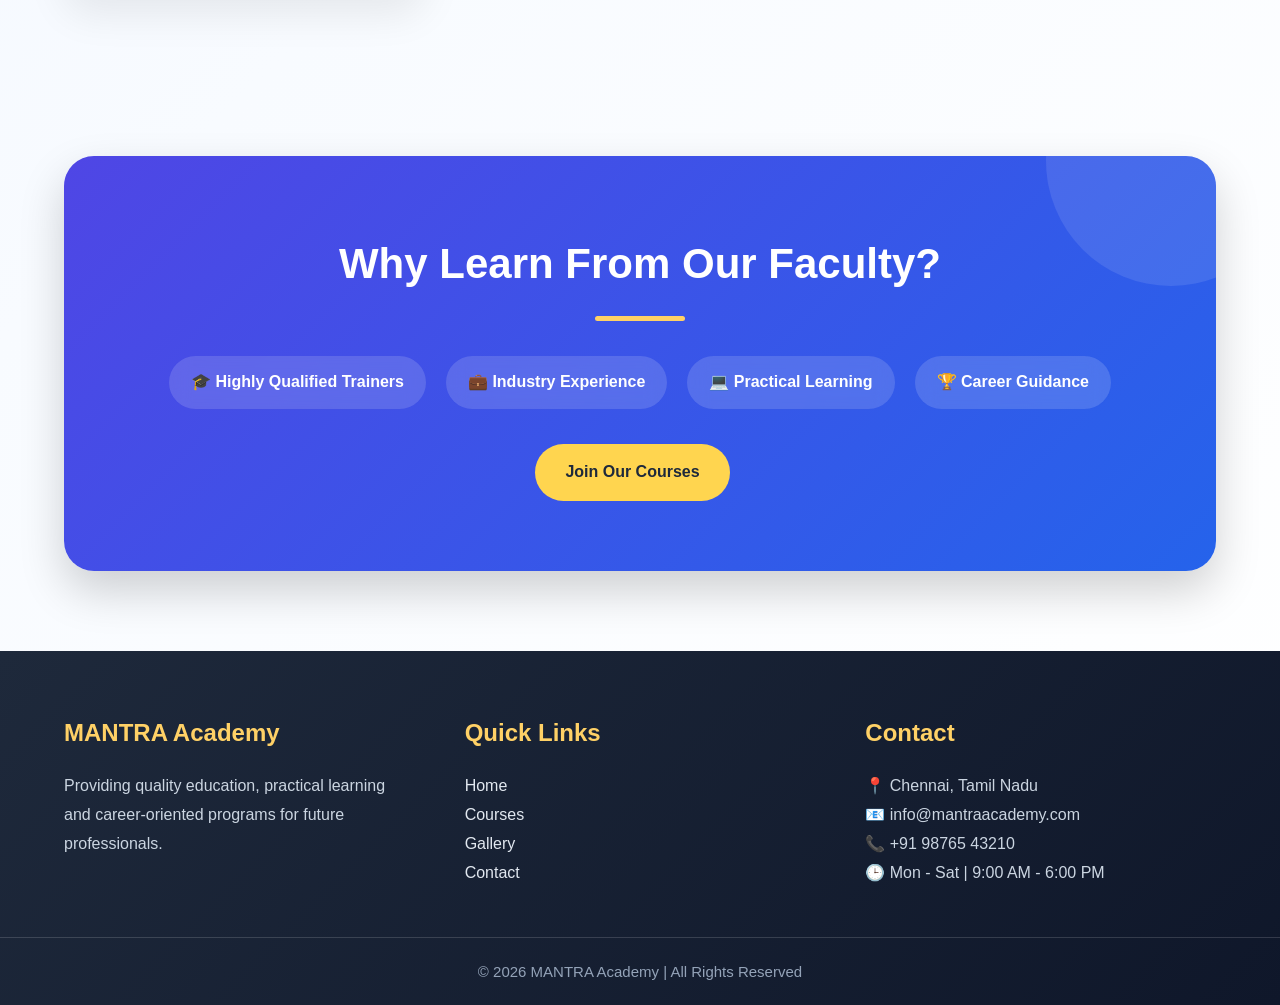
<file: Mantra Academy Chennai Website/MANTRA_2026_educational_Website/faculty.html>
<!DOCTYPE html>
<html lang="en">
<head>
<meta charset="UTF-8">
<meta name="viewport" content="width=device-width, initial-scale=1.0">
<title>Faculty | MANTRA Academy Chennai</title>
<meta name="description" content="Meet the experienced faculty members of MANTRA Academy Chennai.">
<meta name="keywords" content="Faculty, Trainers, Python, AI, MANTRA Academy">
<meta name="author" content="MANTRA Academy">
<link rel="canonical" href="https://gleaming-selkie-22a687.netlify.app/faculty.html">
<link rel="icon" type="image/png" href="images/favicon.png">
<link rel="stylesheet" href="style.css">
</head>
<body>
  <header class="site-header">
    <div class="container header-inner">
      <a class="logo" href="index.html">MANTRA Academy</a>
      <button class="menu-btn" id="menuBtn">☰</button>
      <nav class="nav-links" id="navLinks">
        <a href="index.html">Home</a>
        <a href="about.html">About Us</a>
        <a href="courses.html">Courses</a>
        <a href="faculty.html">Faculty</a>
        <a href="gallery.html">Gallery</a>
        <a href="admission.html">Admissions</a>
        <a href="contact.html">Contact</a>
      </nav>
    </div>
  </header>
  <main>
    <section class="page-banner">
      <div class="container">
        <h1>Our Faculty</h1>
        <p>Meet our experienced educators and industry professionals committed to helping students succeed.

        </p>
      </div>
    </section>
    <section class="container section">
      <h2>Meet Our Expert Faculty</h2>
      <div class="cards">
        <article class="card">
          <img src="images/faculty-1.png" alt="Ujjwal Sir" class="faculty-image">
          <h3>👨‍🏫 Ujjwal Sir</h3>
          <p><strong>Python & Artificial Intelligence Trainer</strong></p>
          <p>Over 10 years of experience in Python programming, Artificial Intelligence and Machine Learning.</p>
        </article>
        <article class="card">
          <img src="images/faculty-2.png" alt="Mariya Mam" class="faculty-image">
          <h3>👩‍🏫 Mariya Mam</h3>
          <p><strong>Data Science Expert</strong></p>
          <p>Specialist in Data Science, Data Analytics and Visualization with practical industry experience.</p>
        </article>
        <article class="card">
          <img src="images/faculty-3.png" alt="Aravind Sir" class="faculty-image">
          <h3>👨‍🏫 Aravind Sir</h3>
          <p><strong>Full Stack Web Development</strong></p>
          <p>Experienced in HTML, CSS, JavaScript and modern web application development.</p>
        </article>
        <article class="card faculty-card">
          <img src="images/faculty-4.png" alt="Angel Petricia Mam" class="faculty-image">
          <h3>👩‍🏫 Angel Petricia Mam</h3>
          <p><strong>Career Mentor</strong></p>
          <p>Provides career guidance, interview preparation and placement support for students.</p>
        </article>
      </div>
    </section>
    <section class="container section highlight">
      <h2>Why Learn From Our Faculty?</h2>
      <div class="course-info">
        <span>🎓 Highly Qualified Trainers</span>
        <span>💼 Industry Experience</span>
        <span>💻 Practical Learning</span>
        <span>🏆 Career Guidance</span>
      </div>
      <a href="admission.html" class="btn">Join Our Courses</a>
    </section>
  </main>
  <footer class="site-footer">
    <div class="container footer-grid">
      <div>
        <h3>MANTRA Academy</h3>
        <p>Providing quality education, practical learning and career-oriented programs for future professionals.</p>
      </div>
      <div>
        <h3>Quick Links</h3>
        <p><a href="index.html">Home</a></p>
        <p><a href="courses.html">Courses</a></p>
        <p><a href="gallery.html">Gallery</a></p>
        <p><a href="contact.html">Contact</a></p>
      </div>
      <div>
        <h3>Contact</h3>
        <p>📍 Chennai, Tamil Nadu</p>
        <p>📧 info@mantraacademy.com</p>
        <p>📞 +91 98765 43210</p>
        <p>🕒 Mon - Sat | 9:00 AM - 6:00 PM</p>
      </div>
    </div>
    <p class="copyright">
      © 2026 MANTRA Academy | All Rights Reserved
    </p>
  </footer>
  <script src="script.js"></script>
</body>
</html>
</file>
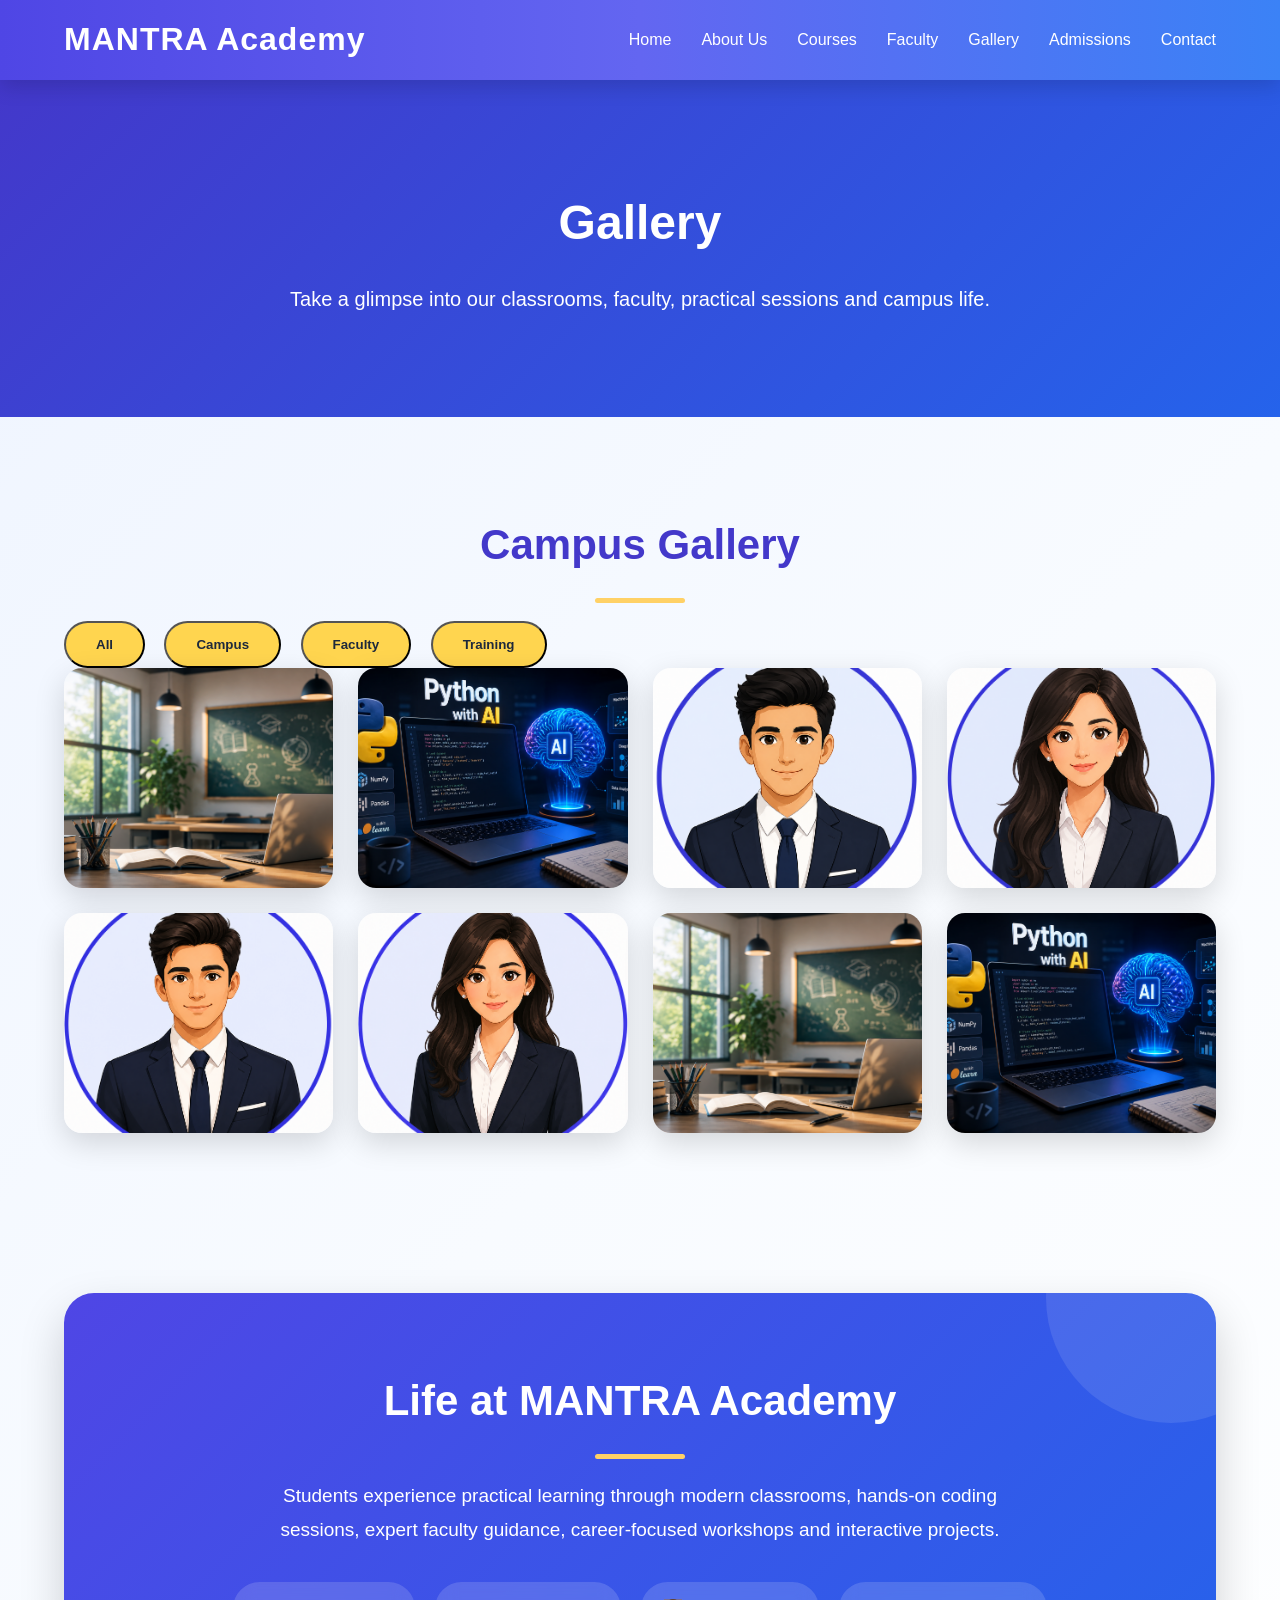
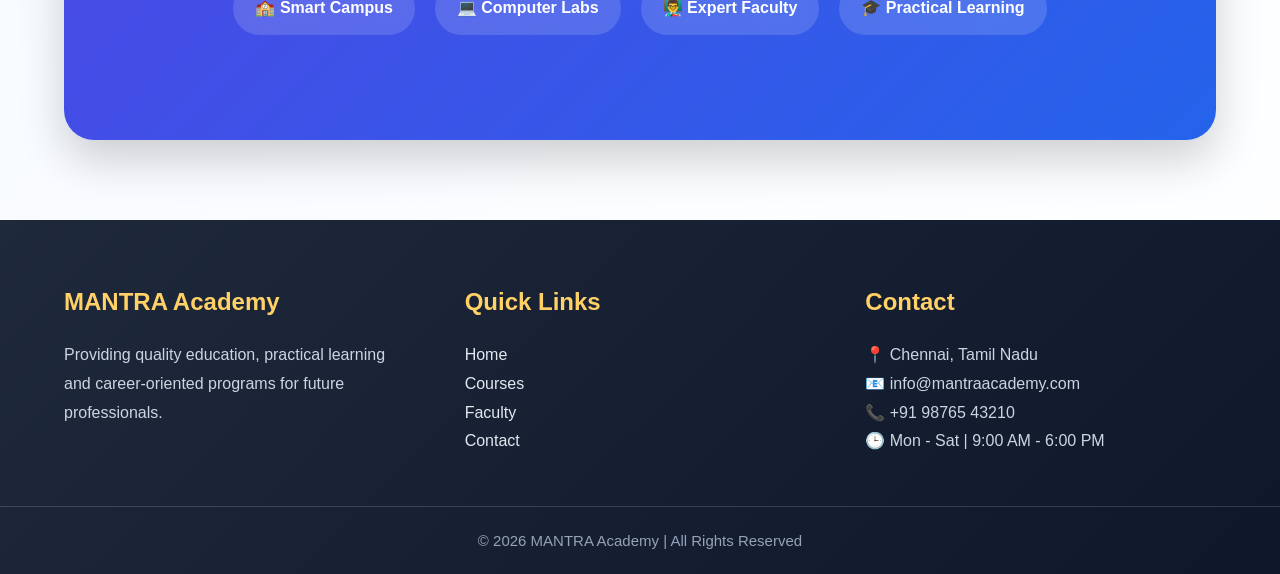
<file: Mantra Academy Chennai Website/MANTRA_2026_educational_Website/gallery.html>
<!DOCTYPE html>
<html lang="en">
<head>
<meta charset="UTF-8">
<meta name="viewport" content="width=device-width, initial-scale=1.0">
<title>Gallery | MANTRA Academy Chennai</title>
<meta name="description" content="Explore the campus, classrooms, faculty and learning environment at MANTRA Academy Chennai.">
<meta name="keywords" content="MANTRA Academy Gallery, Campus, Faculty, Computer Lab">
<meta name="author" content="MANTRA Academy">
<link rel="canonical" href="https://gleaming-selkie-22a687.netlify.app/gallery.html">
<link rel="icon" type="image/png" href="images/favicon.png">
<link rel="stylesheet" href="style.css">
</head>
<body>
  <header class="site-header">
    <div class="container header-inner">
      <a class="logo" href="index.html">MANTRA Academy</a>
      <button class="menu-btn" id="menuBtn">☰</button>
      <nav class="nav-links" id="navLinks">
        <a href="index.html">Home</a>
        <a href="about.html">About Us</a>
        <a href="courses.html">Courses</a>
        <a href="faculty.html">Faculty</a>
        <a href="gallery.html">Gallery</a>
        <a href="admission.html">Admissions</a>
        <a href="contact.html">Contact</a>
      </nav>
    </div>
  </header>
  <main>
    <section class="page-banner">
      <div class="container">
        <h1>Gallery</h1>
        <p>Take a glimpse into our classrooms, faculty, practical sessions and campus life.</p>
      </div>
    </section>
    <section class="container section">
      <h2>Campus Gallery</h2>
      <div class="filter-buttons">
        <button class="btn small" onclick="filterGallery('all')">All</button>
        <button class="btn small" onclick="filterGallery('campus')">Campus</button>
        <button class="btn small" onclick="filterGallery('faculty')">Faculty</button>
        <button class="btn small" onclick="filterGallery('training')">Training</button>
      </div>
      <div class="gallery-grid">
        <img class="gallery-item campus" src="images/education-banner.png" alt="MANTRA Academy Campus">
        <img class="gallery-item training" src="images/python-ai.png" alt="Python AI Training">
        <img class="gallery-item faculty" src="images/faculty-1.png" alt="Faculty Member">
        <img class="gallery-item faculty" src="images/faculty-2.png" alt="Faculty Member">
        <img class="gallery-item faculty" src="images/faculty-3.png" alt="Faculty Member">
        <img class="gallery-item faculty" src="images/faculty-4.png" alt="Faculty Member">
        <img class="gallery-item campus" src="images/education-banner.png" alt="Smart Classroom">
        <img class="gallery-item training" src="images/python-ai.png" alt="Students Learning">
      </div>
    </section>
    <section class="container section highlight">
      <h2>Life at MANTRA Academy</h2>
      <p>Students experience practical learning through modern classrooms,
        hands-on coding sessions, expert faculty guidance,
        career-focused workshops and interactive projects.
      </p>
      <div class="course-info">
        <span>🏫 Smart Campus</span>
        <span>💻 Computer Labs</span>
        <span>👨‍🏫 Expert Faculty</span>
        <span>🎓 Practical Learning</span>
      </div>
    </section>
  </main>
  <footer class="site-footer">
    <div class="container footer-grid">
      <div>
        <h3>MANTRA Academy</h3>
        <p>Providing quality education, practical learning and career-oriented programs for future professionals.</p>
      </div>
      <div>
        <h3>Quick Links</h3>
        <p><a href="index.html">Home</a></p>
        <p><a href="courses.html">Courses</a></p>
        <p><a href="faculty.html">Faculty</a></p>
        <p><a href="contact.html">Contact</a></p>
      </div>
      <div>
        <h3>Contact</h3>
        <p>📍 Chennai, Tamil Nadu</p>
        <p>📧 info@mantraacademy.com</p>
        <p>📞 +91 98765 43210</p>
        <p>🕒 Mon - Sat | 9:00 AM - 6:00 PM</p>
      </div>
    </div>
    <p class="copyright">
      © 2026 MANTRA Academy | All Rights Reserved
    </p>
  </footer>
  <script src="script.js"></script>
</body>
</html>
</file>
<file: Mantra Academy Chennai Website/MANTRA_2026_educational_Website/style.css>
/* MANTRA 2026 Sample Frontend Website */
*{
    box-sizing:border-box;
    margin:0;
    padding:0
}
body{
    font-family:'Poppins',sans-serif;
    line-height:1.8;
    color:#213547;
    background:linear-gradient(135deg,#eef4ff,#f8fbff,#ffffff);
}
.container{
    width:90%;
    max-width:1250px;
    margin:auto
}
img{

    width:100%;
    display:block;
}
section{
    padding:90px 0;
}
.site-header{
    position:sticky;
    top:0;
    width:100%;
    z-index:1000;
    background:linear-gradient(90deg,#4F46E5,#6366F1,#3B82F6);
    box-shadow:0 6px 20px rgba(0,0,0,.15);
}
.header-inner{
    display:flex;
    justify-content:space-between;
    align-items:center;
    height:80px;
}
.logo{
    font-size:2rem;
    font-weight:700;
    color:#fff;
    text-decoration:none;
    letter-spacing:1px;
    transition:.3s;
}
.nav-links{
    display:flex;
    gap:30px
}
.nav-links a{
    color:white;
    text-decoration:none;
    font-weight:500;
    position:relative;
    transition:0.3s;
}
.nav-links a::after{
    content:'';
    position:absolute;
    left:0;
    bottom:-6px;
    width:0;
    height:3px;
    background:#FFD166;
    transition:.4s;
    border-radius:20px;

}
.nav-links a:hover{
    color:#FFE082;
}
.nav-links a:hover::after{
    width:100%;

}
.menu-btn{
    display:none;
    background:#FFD166;
    color:#222;
    border:none;
    padding:10px 15px;
    border-radius:10px;
    cursor:pointer;
    font-size:24px;
}
.hero{
    min-height:92vh;
    display:flex;
    align-items:center;
    justify-content:flex-start;
    position:relative;
    overflow:hidden;
    color:white;
    background:linear-gradient( rgba(20,25,40,.65),rgba(20,25,40,.65)),url("images/education-banner.png");
    background-size:cover;
    background-position:center;

}
.hero::before{
    content:"";
    position:absolute;
    width:320px;
    height:320px;
    background:#00C2A8;
    border-radius:50%;
    filter:blur(90px);
    opacity:.20;
    top:-80px;
    right:-80px;
    animation:floatGlow 8s ease-in-out infinite;
}
.hero::after{
    content:"";
    position:absolute;
    bottom:0;
    left:0;
    width:100%;
    height:120px;
    background:white;
    border-radius:100% 100% 0 0;

}
.hero-content{
    position:relative;
    z-index:10;
    max-width:700px;
    padding:45px;
    background:rgba(0,0,0,0.35);
    backdrop-filter:blur(8px);
    border-radius:25px;
    border:1px solid rgba(255,255,255,0.18);
    box-shadow:0 20px 50px rgba(0,0,0,0.30);
}
.hero h1{
    font-size:64px;
    font-weight:800;
    color:#ffffff;
    margin-bottom:20px;
    text-shadow:3px 3px 15px rgba(0,0,0,0.45);

}
.hero h1::after{
    content:"";
    display:block;
    width:120px;
    height:5px;
    background:#FFD166;
    margin-top:15px;
    border-radius:20px;

}
.hero p{
    font-size:20px;
    line-height:1.9;
    margin-bottom:35px;
    color:#F8FAFC;
}
.btn{
    display:inline-block;
    background:#FFD54F;
    color:#1E293B;
    text-decoration:none;
    padding:14px 30px;
    border-radius:40px;
    font-weight:600;
    margin-right:15px;
    transition:.4s;

}
.btn:hover{
    background:#FFC107;
    transform:translateY(-5px);

}
.btn-outline{
    background:transparent;
    border:2px solid white;
    color:white;

}
.btn-outline:hover{
    background:white;
    color:#3B82F6;

}
.page-banner{
    background:linear-gradient(135deg,#4338CA,#2563EB);
    color:#fff;
    text-align:center;
    padding:100px 0;
}
.page-banner h1{
    font-size:48px;
    margin-bottom:15px;
}

.page-banner p{
    font-size:20px;
    max-width:700px;
    margin:auto;
}
.about-box{
    background:#ffffff;
    max-width:900px;
    margin:0;
    padding:45px;
    border-radius:25px;
    box-shadow:0 15px 35px rgba(0,0,0,.08);
    text-align:left;
}
.about-box h2{
    text-align:center;
    color:#4338CA;
    margin-bottom:25px;
    font-size:42px;
}
.about-box p{
    font-size:18px;
    line-height:1.9;
    color:#444;
    padding:0 20px;
}
.section{
    padding:90px 0
}
.section h2{
    text-align:center;
    font-size:42px;
    color:#4338CA;
    margin-bottom:18px;
    font-weight:700;
    position:relative;

}
.section h2::after{
    content:"";
    display:block;
    width:90px;
    height:5px;
    background:#FFD166;
    margin:15px auto;
    border-radius:30px;

}
.cards{
    display:grid;
    grid-template-columns:repeat(3,1fr);
    gap:35px;
    margin-top:55px;

}
.card{
    background:white;
    padding:40px 30px;
    border-radius:25px;
    text-align:center;
    box-shadow:0 18px 40px rgba(0,0,0,0.08);
    transition:.5s;
    position:relative;
    overflow:hidden;
}
.card::before{
    content:"";
    position:absolute;
    top:0;
    left:0;
    width:100%;
    height:6px;
    background:linear-gradient(90deg,#4F46E5,#00C2A8);

}
.card:hover{
    transform:translateY(-12px);
    box-shadow:0 25px 50px rgba(79,70,229,0.25);

}
.card h3{
    color:#4338CA;
    font-size:24px;
    margin-bottom:15px;
}
.card p{
    color:#555;
    line-height:1.8;
}
.statistics{
    padding:80px 0;
    background:#ffffff;
}
.statistics h2{
    text-align:center;
    font-size:42px;
    color:#4338CA;
    margin-bottom:20px;
}
.statistics h2::after{
    content:"";
    display:block;
    width:90px;
    height:5px;
    background:#FFD166;
    margin:15px auto;
    border-radius:30px;
}
.stats-grid{
    display:grid;
    grid-template-columns:repeat(4,1fr);
    gap:30px;
    margin-top:50px;
}
.stat-card{
    background:linear-gradient(135deg,#4F46E5,#3B82F6);
    color:white;
    text-align:center;
    padding:35px;
    border-radius:20px;
    transition:.4s;
    box-shadow:0 15px 35px rgba(0,0,0,0.12);
}
.stat-card:hover{
    transform:translateY(-10px);
    box-shadow:0 20px 40px rgba(79,70,229,0.30);
}
.stat-card h3{
    font-size:46px;
    color:#FFD166;
    margin-bottom:10px;
}
.stat-card p{
    font-size:18px;
    font-weight:500;
}
.course-grid{
    display:flex;
    justify-content:center;
    align-items:center;
    margin-top:50px;
}
.course-card{
    width:850px;
    max-width:90%;
    margin:auto;
    background:#fff;
    border-radius:30px;
    overflow:hidden;
    box-shadow:0 18px 40px rgba(0,0,0,.12);
    transition:transform 0.4s ease, box-shadow 0.4s ease;
}
.course-card:hover{
    transform:translateY(-8px);
    box-shadow:0 25px 50px rgba(79,70,229,0.20);
}
.course-card img{
    width:100%;
    height:520px;
    object-fit:cover;
    object-position:top;
    display:block;
    border-top-left-radius:30px;
    border-top-right-radius:30px;
}
.course-content{
    padding:25px;
}
.course-content h3{
    color:#4338CA;
    font-size:24px;
    margin-bottom:15px;
}
.course-content p{
    color:#555;
    line-height:1.8;
}
.course-plan{
    margin-top:20px;
    background:#F8FAFC;
    border-left:5px solid #4F46E5;
    padding:18px;
    border-radius:12px;
}
.course-plan h4{
    color:#4338CA;
    margin-bottom:15px;
}
.course-plan p{
    font-weight:600;
    color:#222;
    margin-top:12px;
}
.course-plan ul{
    margin-left:20px;
    margin-bottom:12px;
}
.course-plan li{
    color:#555;
    line-height:1.8;
}
.small-btn{
    display:inline-block;
    margin-top:20px;
}
.highlight{
    background:linear-gradient(135deg,#4F46E5,#2563EB);
    color:#fff;
    text-align:center;
    padding:70px 50px;
    border-radius:30px;
    margin:70px auto;
    box-shadow:0 20px 45px rgba(0,0,0,.18);
    position:relative;
    overflow:hidden;
}
.highlight::before{
    content:"";
    position:absolute;
    width:250px;
    height:250px;
    background:rgba(255,255,255,.10);
    border-radius:50%;
    top:-120px;
    right:-80px;
}
.highlight h2{
    color:#fff;
    font-size:42px;
    margin-bottom:15px;
}
.highlight h3{
    color:#FFD166;
    font-size:30px;
    margin-bottom:20px;
}
.highlight p{
    max-width:750px;
    margin:20px auto;
    line-height:1.8;
    font-size:19px;
}
.faculty-image{
    width:140px;
    height:140px;
    object-fit:cover;
    border-radius:50%;
    margin:20px auto;
    display:block;
    border:5px solid #4F46E5;
}

.faculty-card{
    text-align:center;
}

.faculty-card strong{
    color:#4338CA;
}
.course-info{
    display:flex;
    justify-content:center;
    gap:20px;
    flex-wrap:wrap;
    margin:35px 0;
}
.course-info span{
    background:rgba(255,255,255,.15);
    padding:12px 22px;
    border-radius:40px;
    backdrop-filter:blur(10px);
    font-weight:600;
}
.two-column{
    display:grid;
    grid-template-columns:1.5fr 1fr;
    gap:30px;
    align-items:start;
}
.info-box,.about-box,.calculator-box,.form-section form{
    background:#fff;
    padding:30px;
    border-radius:20px;
    box-shadow:0 10px 30px rgba(0,0,0,.08);
    height:100%;
}
.info-box{
    display:flex;
    flex-direction:column;
    /* justify-content:flex-start; */
    padding:45px 35px;
}
.info-box h3{
    margin-top:0;
    margin-bottom:20px;
}
.info-box ul{
    margin-left:22px
}
form{
    max-width:650px;
    margin:auto
}
label{
    display:block;
    margin-top:14px;
    font-weight:bold
}
input,select,textarea{
    width:100%;
    padding:12px;
    margin-top:6px;
    border:1px solid #c9d6df;
    border-radius:8px;
    font-size:16px
}
.gallery-grid{
    display:grid;
    grid-template-columns:repeat(auto-fit,minmax(250px,1fr));
    gap:25px;

}
.gallery-grid img{
    width:100%;
    height:220px;
    object-fit:cover;
    border-radius:18px;
    box-shadow:0 10px 30px rgba(0,0,0,.15);
    transition:.4s;
    cursor:pointer;
}
.gallery-grid img:hover{
    transform:scale(1.05);

}
.site-footer{
    background:linear-gradient(135deg,#1E293B,#0F172A);
    color:#fff;
    padding:60px 0 20px;
    margin-top:80px;
}
.footer-grid{
    display:grid;
    grid-template-columns:repeat(3,1fr);
    gap:50px;
}

.footer-grid h3{
    color:#FFD166;
    margin-bottom:18px;
    font-size:24px;
}

.footer-grid p{
    color:#CBD5E1;
    line-height:1.8;
}
.site-footer a{
    color:#E2E8F0;
    text-decoration:none;
    transition:.3s;
}
.site-footer a:hover{
    color:#FFD166;
    padding-left:5px;
}
.copyright{
    margin-top:50px;
    padding-top:20px;
    text-align:center;
    border-top:1px solid rgba(255,255,255,.15);
    color:#94A3B8;
    font-size:15px;
}
@media(max-width:900px){
    .cards,.footer-grid{grid-template-columns:repeat(2,1fr)}.gallery-grid{grid-template-columns:repeat(2,1fr)}.two-column{grid-template-columns:1fr}
}
@media(max-width:650px){
    .menu-btn{display:block}.nav-links{display:none;flex-direction:column;width:100%;background:#0a355b;padding:14px;margin-top:12px;border-radius:8px}.nav-links.show{display:flex}.header-inner{flex-wrap:wrap}.hero h1{font-size:34px}.hero p{font-size:17px}.cards,.footer-grid,.gallery-grid{grid-template-columns:1fr}.page-banner h1{font-size:32px}}
</file>
